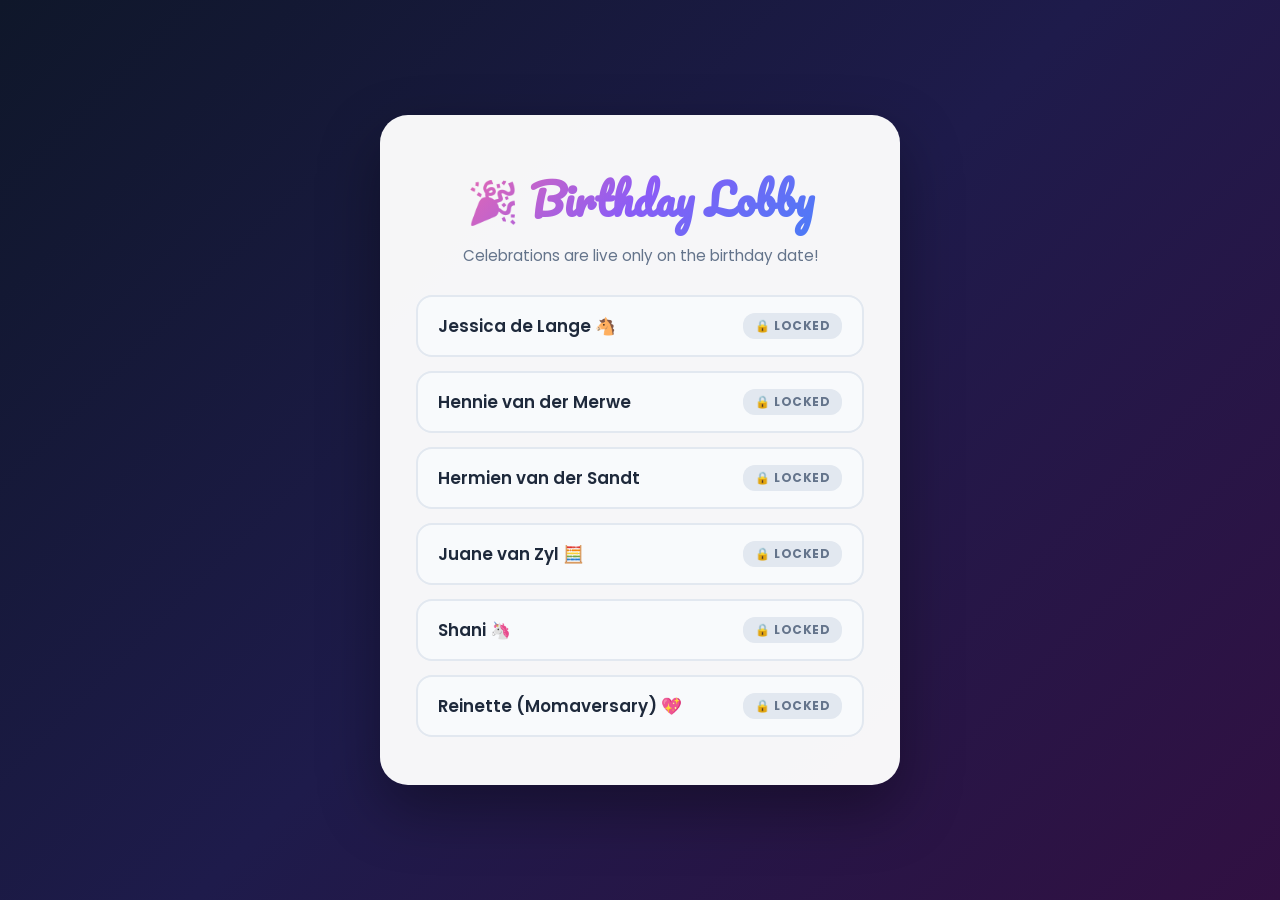
<file: index.html>
<!DOCTYPE html>
<html lang="en">
<head>
    <meta charset="UTF-8">
    <meta name="viewport" content="width=device-width, initial-scale=1.0">
    <title>Birthday Lobby</title>
    <style>
        @import url('https://fonts.googleapis.com/css2?family=Pacifico&family=Poppins:wght@400;600;700&display=swap');

        * { margin: 0; padding: 0; box-sizing: border-box; }

        body {
            font-family: 'Poppins', sans-serif;
            min-height: 100vh;
            display: flex;
            align-items: center;
            justify-content: center;
            background: linear-gradient(135deg, #0f172a, #1e1b4b, #311042);
            padding: 40px 20px;
        }

        .lobby {
            background: rgba(255, 255, 255, 0.96);
            border-radius: 28px;
            padding: 48px 36px;
            max-width: 520px;
            width: 100%;
            text-align: center;
            box-shadow: 0 25px 60px rgba(0, 0, 0, 0.35);
        }

        h1 {
            font-family: 'Pacifico', cursive;
            font-size: 2.6rem;
            background: linear-gradient(135deg, #ff6b9d, #8b5cf6, #3b82f6);
            -webkit-background-clip: text;
            background-clip: text;
            color: transparent;
            margin-bottom: 8px;
        }

        p.subtitle {
            color: #64748b;
            font-size: 0.95rem;
            margin-bottom: 28px;
        }

        .cards {
            display: flex;
            flex-direction: column;
            gap: 14px;
        }

        .card {
            display: flex;
            align-items: center;
            justify-content: space-between;
            padding: 16px 20px;
            border-radius: 16px;
            background: #f8fafc;
            border: 2px solid #e2e8f0;
            color: #1e293b;
            text-decoration: none;
            font-weight: 600;
            font-size: 1.05rem;
            transition: all 0.25s ease;
        }

        .card:hover {
            transform: translateY(-2px);
            border-color: #8b5cf6;
            box-shadow: 0 10px 24px rgba(139, 92, 246, 0.15);
        }

        .card.active-today {
            background: linear-gradient(135deg, #e69d35, #2e6f54);
            border-color: #f4c463;
            color: #ffffff;
            box-shadow: 0 8px 20px rgba(46, 111, 84, 0.3);
        }

        .card.active-today:hover {
            box-shadow: 0 12px 28px rgba(46, 111, 84, 0.45);
        }

        .card-name {
            display: flex;
            align-items: center;
            gap: 8px;
        }

        .status-badge {
            font-size: 0.75rem;
            font-weight: 700;
            padding: 4px 12px;
            border-radius: 12px;
            text-transform: uppercase;
            letter-spacing: 0.5px;
        }

        .status-badge.live {
            background: #22c55e;
            color: #ffffff;
            box-shadow: 0 0 10px rgba(34, 197, 94, 0.5);
            animation: pulseGlow 2s infinite;
        }

        @keyframes pulseGlow {
            0%, 100% { transform: scale(1); }
            50% { transform: scale(1.05); }
        }

        .status-badge.locked {
            background: #e2e8f0;
            color: #64748b;
        }
    </style>
</head>
<body>
    <div class="lobby">
        <h1>🎉 Birthday Lobby</h1>
        <p class="subtitle">Celebrations are live only on the birthday date!</p>
        <div class="cards">
            <a class="card" data-month="7" data-day="31" href="Jessica/">
                <span class="card-name">Jessica de Lange 🐴</span>
                <span class="status-badge">Checking...</span>
            </a>
            <a class="card" data-month="10" data-day="15" href="Hennie/">
                <span class="card-name">Hennie van der Merwe</span>
                <span class="status-badge">Checking...</span>
            </a>
            <a class="card" data-month="7" data-day="2" href="Hermien/">
                <span class="card-name">Hermien van der Sandt</span>
                <span class="status-badge">Checking...</span>
            </a>
            <a class="card" data-month="7" data-day="24" href="Juane/">
                <span class="card-name">Juane van Zyl 🧮</span>
                <span class="status-badge">Checking...</span>
            </a>
            <a class="card" data-month="7" data-day="24" href="Shani/">
                <span class="card-name">Shani 🦄</span>
                <span class="status-badge">Checking...</span>
            </a>
            <a class="card" data-month="7" data-day="24" href="momaversary/">
                <span class="card-name">Reinette (Momaversary) 💖</span>
                <span class="status-badge">Checking...</span>
            </a>
        </div>
    </div>

    <script>
        document.addEventListener('DOMContentLoaded', function() {
            const today = new Date();
            const currentMonth = today.getMonth() + 1;
            const currentDay = today.getDate();

            document.querySelectorAll('.card[data-month][data-day]').forEach(card => {
                const m = parseInt(card.dataset.month, 10);
                const d = parseInt(card.dataset.day, 10);
                const badge = card.querySelector('.status-badge');
                
                if (m === currentMonth && d === currentDay) {
                    card.classList.add('active-today');
                    badge.className = 'status-badge live';
                    badge.innerHTML = '🎉 LIVE TODAY!';
                } else {
                    badge.className = 'status-badge locked';
                    badge.innerHTML = '🔒 Locked';
                }
            });
        });
    </script>
</body>
</html>
</file>
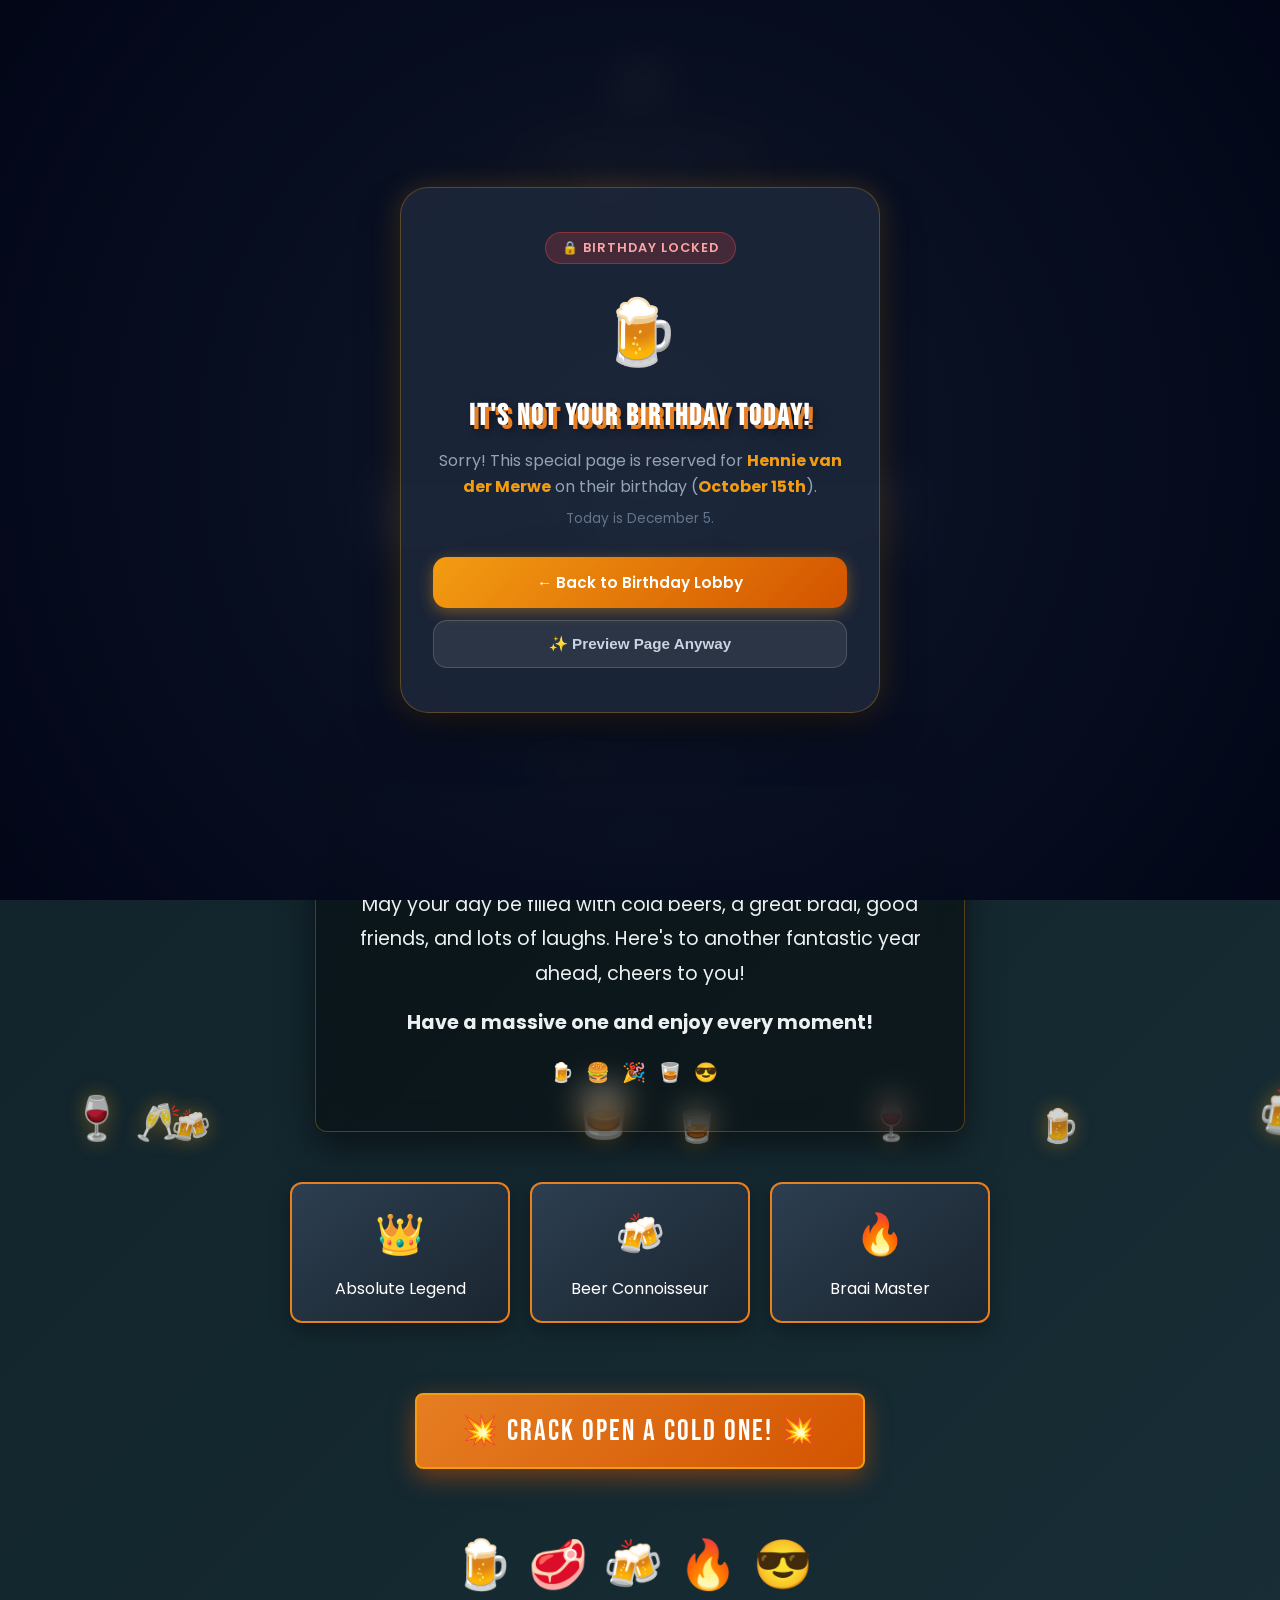
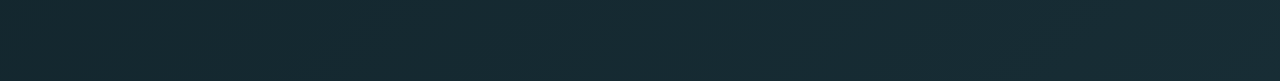
<file: Hennie/index.html>
<!DOCTYPE html>
<html lang="en">
<head>
    <meta charset="UTF-8">
    <meta name="viewport" content="width=device-width, initial-scale=1.0">
    <title>Happy Birthday Hennie!</title>
    <!-- Birthday Date Gate Script -->
    <script>
        (function() {
            const targetMonth = 10; // October
            const targetDay = 15;   // 15th
            const personName = "Hennie van der Merwe";
            const birthdayLabel = "October 15th";

            const now = new Date();
            const currentMonth = now.getMonth() + 1;
            const currentDay = now.getDate();
            const urlParams = new URLSearchParams(window.location.search);
            const isPreview = urlParams.get('preview') === 'true';

            const isTodayBirthday = (currentMonth === targetMonth && currentDay === targetDay);

            if (!isTodayBirthday && !isPreview) {
                document.addEventListener('DOMContentLoaded', showPoster);
            }

            function showPoster() {
                document.body.style.overflow = 'hidden';
                const poster = document.createElement('div');
                poster.id = 'not-birthday-poster';
                poster.innerHTML = `
                    <div class="poster-card">
                        <div class="poster-badge">🔒 Birthday Locked</div>
                        <div class="poster-icon">🍺</div>
                        <h1>It's Not Your Birthday Today!</h1>
                        <p class="poster-message">
                            Sorry! This special page is reserved for <strong>${personName}</strong> on their birthday (<strong>${birthdayLabel}</strong>).
                        </p>
                        <p class="poster-date-info">Today is ${now.toLocaleDateString('en-US', { month: 'long', day: 'numeric' })}.</p>
                        <div class="poster-actions">
                            <a href="../index.html" class="poster-btn primary-btn">← Back to Birthday Lobby</a>
                            <button id="preview-btn" class="poster-btn secondary-btn">✨ Preview Page Anyway</button>
                        </div>
                    </div>
                `;
                document.body.appendChild(poster);
                document.getElementById('preview-btn').addEventListener('click', function() {
                    poster.remove();
                    document.body.style.overflow = '';
                });
            }
        })();
    </script>
    <style id="poster-styles">
        #not-birthday-poster {
            position: fixed; top: 0; left: 0; width: 100vw; height: 100vh;
            background: radial-gradient(circle at center, rgba(15, 23, 42, 0.95), rgba(2, 6, 23, 0.98));
            backdrop-filter: blur(16px); -webkit-backdrop-filter: blur(16px);
            z-index: 999999; display: flex; align-items: center; justify-content: center;
            padding: 20px; font-family: 'Poppins', sans-serif; color: #fff;
        }
        #not-birthday-poster .poster-card {
            background: rgba(30, 41, 59, 0.85); border: 1px solid rgba(243, 156, 18, 0.3);
            box-shadow: 0 25px 50px -12px rgba(0, 0, 0, 0.5), 0 0 30px rgba(243, 156, 18, 0.2);
            border-radius: 28px; padding: 44px 32px; max-width: 480px; width: 100%; text-align: center;
            animation: posterPop 0.4s cubic-bezier(0.175, 0.885, 0.32, 1.275);
        }
        @keyframes posterPop { 0% { transform: scale(0.85); opacity: 0; } 100% { transform: scale(1); opacity: 1; } }
        #not-birthday-poster .poster-badge {
            display: inline-block; background: rgba(239, 68, 68, 0.2); border: 1px solid rgba(239, 68, 68, 0.4);
            color: #fca5a5; font-size: 0.8rem; font-weight: 600; padding: 6px 16px; border-radius: 20px;
            margin-bottom: 20px; text-transform: uppercase; letter-spacing: 1px;
        }
        #not-birthday-poster .poster-icon { font-size: 4rem; margin-bottom: 16px; animation: floatBalloon 3s ease-in-out infinite; }
        @keyframes floatBalloon { 0%, 100% { transform: translateY(0); } 50% { transform: translateY(-10px); } }
        #not-birthday-poster h1 { font-size: 1.8rem; font-weight: 700; margin-bottom: 14px; color: #fff; }
        #not-birthday-poster .poster-message { font-size: 1rem; color: #94a3b8; line-height: 1.6; margin-bottom: 10px; }
        #not-birthday-poster .poster-message strong { color: #f39c12; }
        #not-birthday-poster .poster-date-info { font-size: 0.85rem; color: #64748b; margin-bottom: 28px; }
        #not-birthday-poster .poster-actions { display: flex; flex-direction: column; gap: 12px; }
        #not-birthday-poster .poster-btn {
            display: inline-flex; align-items: center; justify-content: center; padding: 14px 24px;
            border-radius: 14px; font-weight: 600; font-size: 0.95rem; text-decoration: none; cursor: pointer; transition: all 0.25s ease; border: none;
        }
        #not-birthday-poster .primary-btn { background: linear-gradient(135deg, #f39c12, #d35400); color: #fff; box-shadow: 0 4px 15px rgba(243, 156, 18, 0.4); }
        #not-birthday-poster .primary-btn:hover { transform: translateY(-2px); box-shadow: 0 8px 25px rgba(243, 156, 18, 0.6); }
        #not-birthday-poster .secondary-btn { background: rgba(255, 255, 255, 0.08); color: #cbd5e1; border: 1px solid rgba(255, 255, 255, 0.15); }
        #not-birthday-poster .secondary-btn:hover { background: rgba(255, 255, 255, 0.15); color: #fff; }
    </style>
    <style>
        @import url('https://fonts.googleapis.com/css2?family=Bebas+Neue&family=Poppins:wght@400;600;700&display=swap');

        * { margin: 0; padding: 0; box-sizing: border-box; }

        body {
            font-family: 'Poppins', sans-serif;
            background: linear-gradient(135deg, #0f2027, #203a43, #2c5364);
            background-size: 400% 400%;
            animation: gradientShift 8s ease infinite;
            min-height: 100vh;
            overflow-x: hidden;
            position: relative;
            color: #fff;
        }

        @keyframes gradientShift {
            0% { background-position: 0% 50%; }
            50% { background-position: 100% 50%; }
            100% { background-position: 0% 50%; }
        }

        /* Beer Animation */
        .beer-container {
            position: fixed;
            bottom: -150px;
            width: 100%;
            height: 100%;
            pointer-events: none;
            z-index: 0;
        }

        .beer {
            position: absolute;
            bottom: -100px;
            font-size: 40px;
            animation: floatUp ease-in infinite;
            opacity: 0.8;
            filter: drop-shadow(0 0 10px rgba(243, 156, 18, 0.5));
        }

        @keyframes floatUp {
            0% { transform: translateY(0) rotate(-15deg); opacity: 0; }
            10% { opacity: 0.9; }
            90% { opacity: 0.9; }
            100% { transform: translateY(-120vh) rotate(15deg); opacity: 0; }
        }

        .main-content {
            position: relative;
            z-index: 10;
            display: flex;
            flex-direction: column;
            align-items: center;
            padding: 40px 20px;
            min-height: 100vh;
        }

        .cheers {
            font-size: 60px;
            animation: clink 1s ease infinite alternate;
            margin-bottom: -10px;
        }

        @keyframes clink {
            0% { transform: scale(1) rotate(-10deg); }
            100% { transform: scale(1.1) rotate(10deg); }
        }

        .photo-frame {
            width: 220px;
            height: 220px;
            border-radius: 15px;
            border: 6px solid #f39c12;
            box-shadow: 0 0 40px rgba(243, 156, 18, 0.4), 0 0 80px rgba(211, 84, 0, 0.3);
            overflow: hidden;
            margin: 20px 0;
            animation: photoGlow 2s ease-in-out infinite alternate;
            background: #fff;
            transform: rotate(-3deg);
            transition: transform 0.3s ease;
        }
        
        .photo-frame:hover {
            transform: rotate(0deg) scale(1.05);
        }

        .photo-frame img {
            width: 100%;
            height: 100%;
            object-fit: cover;
            object-position: center top;
        }

        @keyframes photoGlow {
            0% { box-shadow: 0 0 30px rgba(243, 156, 18, 0.4); }
            100% { box-shadow: 0 0 60px rgba(243, 156, 18, 0.8), 0 0 90px rgba(211, 84, 0, 0.6); }
        }

        .name-tag {
            background: rgba(0, 0, 0, 0.5);
            backdrop-filter: blur(10px);
            border: 1px solid rgba(243, 156, 18, 0.5);
            border-radius: 8px;
            padding: 8px 28px;
            margin: 10px 0;
            color: #f39c12;
            font-size: 16px;
            font-weight: 700;
            letter-spacing: 2px;
            text-transform: uppercase;
        }

        h1 {
            font-family: 'Bebas Neue', sans-serif;
            font-size: clamp(3rem, 10vw, 6rem);
            color: #ecf0f1;
            text-shadow: 4px 4px 0px #e67e22, 6px 6px 10px rgba(0,0,0,0.5);
            margin: 20px 0 10px;
            text-align: center;
            letter-spacing: 2px;
            animation: titlePop 0.6s ease-out;
        }

        @keyframes titlePop {
            0% { transform: scale(0) translateY(-50px); opacity: 0; }
            60% { transform: scale(1.05) translateY(10px); }
            100% { transform: scale(1) translateY(0); opacity: 1; }
        }

        h2 {
            font-family: 'Poppins', sans-serif;
            font-size: clamp(1.5rem, 4vw, 2.5rem);
            color: #f1c40f;
            text-shadow: 2px 2px 4px rgba(0,0,0,0.4);
            margin-bottom: 30px;
            text-align: center;
            font-weight: 600;
        }

        .message-card {
            background: rgba(0, 0, 0, 0.4);
            backdrop-filter: blur(15px);
            border: 1px solid rgba(243, 156, 18, 0.3);
            border-radius: 12px;
            padding: 40px;
            max-width: 650px;
            width: 90%;
            margin: 20px 0;
            text-align: center;
            box-shadow: 0 15px 35px rgba(0,0,0,0.5);
            animation: cardSlide 0.8s ease-out 0.3s both;
        }

        @keyframes cardSlide {
            0% { transform: translateY(50px); opacity: 0; }
            100% { transform: translateY(0); opacity: 1; }
        }

        .message-card p {
            color: #ecf0f1;
            font-size: 1.2rem;
            line-height: 1.8;
            margin-bottom: 15px;
        }

        .message-card p:last-child {
            margin-bottom: 0;
        }

        .emoji-row {
            font-size: 2.5rem;
            margin: 15px 0;
            letter-spacing: 12px;
        }

        .sparkle-text {
            color: #f39c12;
            font-weight: 700;
            font-size: 1.4rem;
        }

        .fun-facts {
            display: flex;
            gap: 20px;
            flex-wrap: wrap;
            justify-content: center;
            margin: 30px 0;
            max-width: 700px;
            width: 90%;
        }

        .fact-bubble {
            background: linear-gradient(145deg, #2c3e50, #1a252f);
            border: 2px solid #e67e22;
            border-radius: 12px;
            padding: 20px 25px;
            color: #fff;
            font-size: 1rem;
            flex: 1;
            min-width: 180px;
            text-align: center;
            transition: all 0.3s ease;
            box-shadow: 0 8px 20px rgba(0,0,0,0.3);
            animation: bubblePop 0.5s ease-out both;
        }

        .fact-bubble:nth-child(1) { animation-delay: 0.5s; }
        .fact-bubble:nth-child(2) { animation-delay: 0.7s; }
        .fact-bubble:nth-child(3) { animation-delay: 0.9s; }

        .fact-bubble:hover {
            transform: translateY(-10px);
            box-shadow: 0 15px 30px rgba(230, 126, 34, 0.4);
            border-color: #f1c40f;
        }

        .fact-bubble .fact-icon {
            font-size: 2.5rem;
            display: block;
            margin-bottom: 12px;
        }

        @keyframes bubblePop {
            0% { transform: scale(0); opacity: 0; }
            60% { transform: scale(1.1); }
            100% { transform: scale(1); opacity: 1; }
        }

        .wish-button {
            background: linear-gradient(135deg, #e67e22, #d35400);
            border: 2px solid #f39c12;
            border-radius: 8px;
            padding: 18px 45px;
            font-family: 'Bebas Neue', sans-serif;
            font-size: 1.8rem;
            letter-spacing: 2px;
            color: #fff;
            cursor: pointer;
            margin: 40px 0;
            box-shadow: 0 8px 25px rgba(211, 84, 0, 0.5);
            transition: all 0.3s;
            animation: pulse 2s ease-in-out infinite;
            text-transform: uppercase;
        }

        .wish-button:hover {
            transform: scale(1.05) translateY(-5px);
            box-shadow: 0 15px 35px rgba(243, 156, 18, 0.6);
            background: linear-gradient(135deg, #f39c12, #e67e22);
        }

        @keyframes pulse {
            0%, 100% { box-shadow: 0 8px 25px rgba(211, 84, 0, 0.5); }
            50% { box-shadow: 0 8px 45px rgba(243, 156, 18, 0.8); }
        }

        .footer-emojis {
            font-size: 3rem;
            margin: 20px 0 40px;
            letter-spacing: 15px;
        }

        /* Firework Styles */
        .firework {
            position: fixed;
            pointer-events: none;
            z-index: 100;
        }

        .firework-particle {
            position: absolute;
            width: 8px;
            height: 8px;
            border-radius: 50%;
            animation: fireworkBurst 1s ease-out forwards;
        }

        @keyframes fireworkBurst {
            0% { transform: translate(0, 0) scale(1); opacity: 1; }
            100% { opacity: 0; }
        }

        @media (max-width: 480px) {
            .photo-frame { width: 160px; height: 160px; }
            .message-card { padding: 25px; }
            h1 { font-size: 3.5rem; }
            .wish-button { font-size: 1.4rem; padding: 15px 30px; }
        }
    </style>
</head>
<body>
    <div class="beer-container" id="beers"></div>

    <div class="main-content">
        <div class="cheers">🍻</div>

        <div class="photo-frame">
            <img src="Hennie%20van%20der%20Merwe.png" alt="Hennie van der Merwe">
        </div>

        <div class="name-tag">The Man, The Myth, The Legend</div>

        <h1>Happy Birthday!</h1>
        <h2>Hennie van der Merwe</h2>

        <div class="message-card">
            <p class="emoji-row">🍻🥩🎸🏍️🔥</p>
            <p>
                Wishing you an absolutely <strong>epic</strong> birthday, Hennie!
                Today is all about celebrating the legend himself.
            </p>
            <p>
                May your day be filled with cold beers, a great braai, good friends, and lots of laughs. 
                Here's to another fantastic year ahead, cheers to you!
            </p>
            <p class="sparkle-text">
                Have a massive one and enjoy every moment!
            </p>
            <p class="emoji-row">🍺🍔🎉🥃😎</p>
        </div>

        <div class="fun-facts">
            <div class="fact-bubble">
                <span class="fact-icon">👑</span>
                Absolute Legend
            </div>
            <div class="fact-bubble">
                <span class="fact-icon">🍻</span>
                Beer Connoisseur
            </div>
            <div class="fact-bubble">
                <span class="fact-icon">🔥</span>
                Braai Master
            </div>
        </div>

        <button class="wish-button" onclick="launchCelebration()">
            💥 Crack open a cold one! 💥
        </button>

        <div class="footer-emojis">🍺🥩🍻🔥😎</div>
    </div>

    <script>
        const beerContainer = document.getElementById('beers');
        const beerEmojis = ['🍺', '🍻', '🥃', '🍷', '🥂'];
        const fireworkColors = ['#f39c12', '#e67e22', '#d35400', '#f1c40f', '#ecf0f1', '#3498db'];

        function createBeer() {
            const beer = document.createElement('div');
            beer.className = 'beer';
            beer.innerText = beerEmojis[Math.floor(Math.random() * beerEmojis.length)];
            beer.style.left = Math.random() * 100 + '%';
            beer.style.animationDuration = (Math.random() * 5 + 5) + 's';
            beer.style.animationDelay = Math.random() * 2 + 's';
            beer.style.fontSize = (Math.random() * 30 + 30) + 'px';
            beerContainer.appendChild(beer);
            setTimeout(() => beer.remove(), 12000);
        }

        setInterval(createBeer, 600);
        
        for (let i = 0; i < 15; i++) setTimeout(createBeer, i * 300);

        function launchFirework(x, y) {
            const container = document.createElement('div');
            container.className = 'firework';
            container.style.left = x + 'px';
            container.style.top = y + 'px';
            const particleCount = 30;
            
            for (let i = 0; i < particleCount; i++) {
                const p = document.createElement('div');
                p.className = 'firework-particle';
                const angle = (i / particleCount) * 360;
                const distance = Math.random() * 100 + 50;
                const dx = Math.cos(angle * Math.PI / 180) * distance;
                const dy = Math.sin(angle * Math.PI / 180) * distance;
                p.style.backgroundColor = fireworkColors[Math.floor(Math.random() * fireworkColors.length)];
                p.style.setProperty('--dx', dx + 'px');
                p.style.setProperty('--dy', dy + 'px');
                p.style.animation = 'none';
                p.animate([
                    { transform: 'translate(0,0) scale(1)', opacity: 1 },
                    { transform: `translate(${dx}px,${dy}px) scale(0)`, opacity: 0 }
                ], { duration: 1000 + Math.random() * 500, easing: 'cubic-bezier(0.25, 1, 0.5, 1)', fill: 'forwards' });
                container.appendChild(p);
            }
            document.body.appendChild(container);
            setTimeout(() => container.remove(), 1500);
        }

        function launchCelebration() {
            // Extra beers!
            for (let i = 0; i < 30; i++) setTimeout(createBeer, i * 50);
            
            // Fireworks
            const positions = [
                [window.innerWidth * 0.2, window.innerHeight * 0.3],
                [window.innerWidth * 0.5, window.innerHeight * 0.2],
                [window.innerWidth * 0.8, window.innerHeight * 0.3],
                [window.innerWidth * 0.3, window.innerHeight * 0.5],
                [window.innerWidth * 0.7, window.innerHeight * 0.5],
                [window.innerWidth * 0.5, window.innerHeight * 0.6],
                [window.innerWidth * 0.1, window.innerHeight * 0.1],
                [window.innerWidth * 0.9, window.innerHeight * 0.1],
            ];
            
            positions.forEach(([x, y], i) => {
                setTimeout(() => launchFirework(x, y), i * 200 + Math.random() * 200);
            });
        }
    </script>
</body>
</html>
</file>
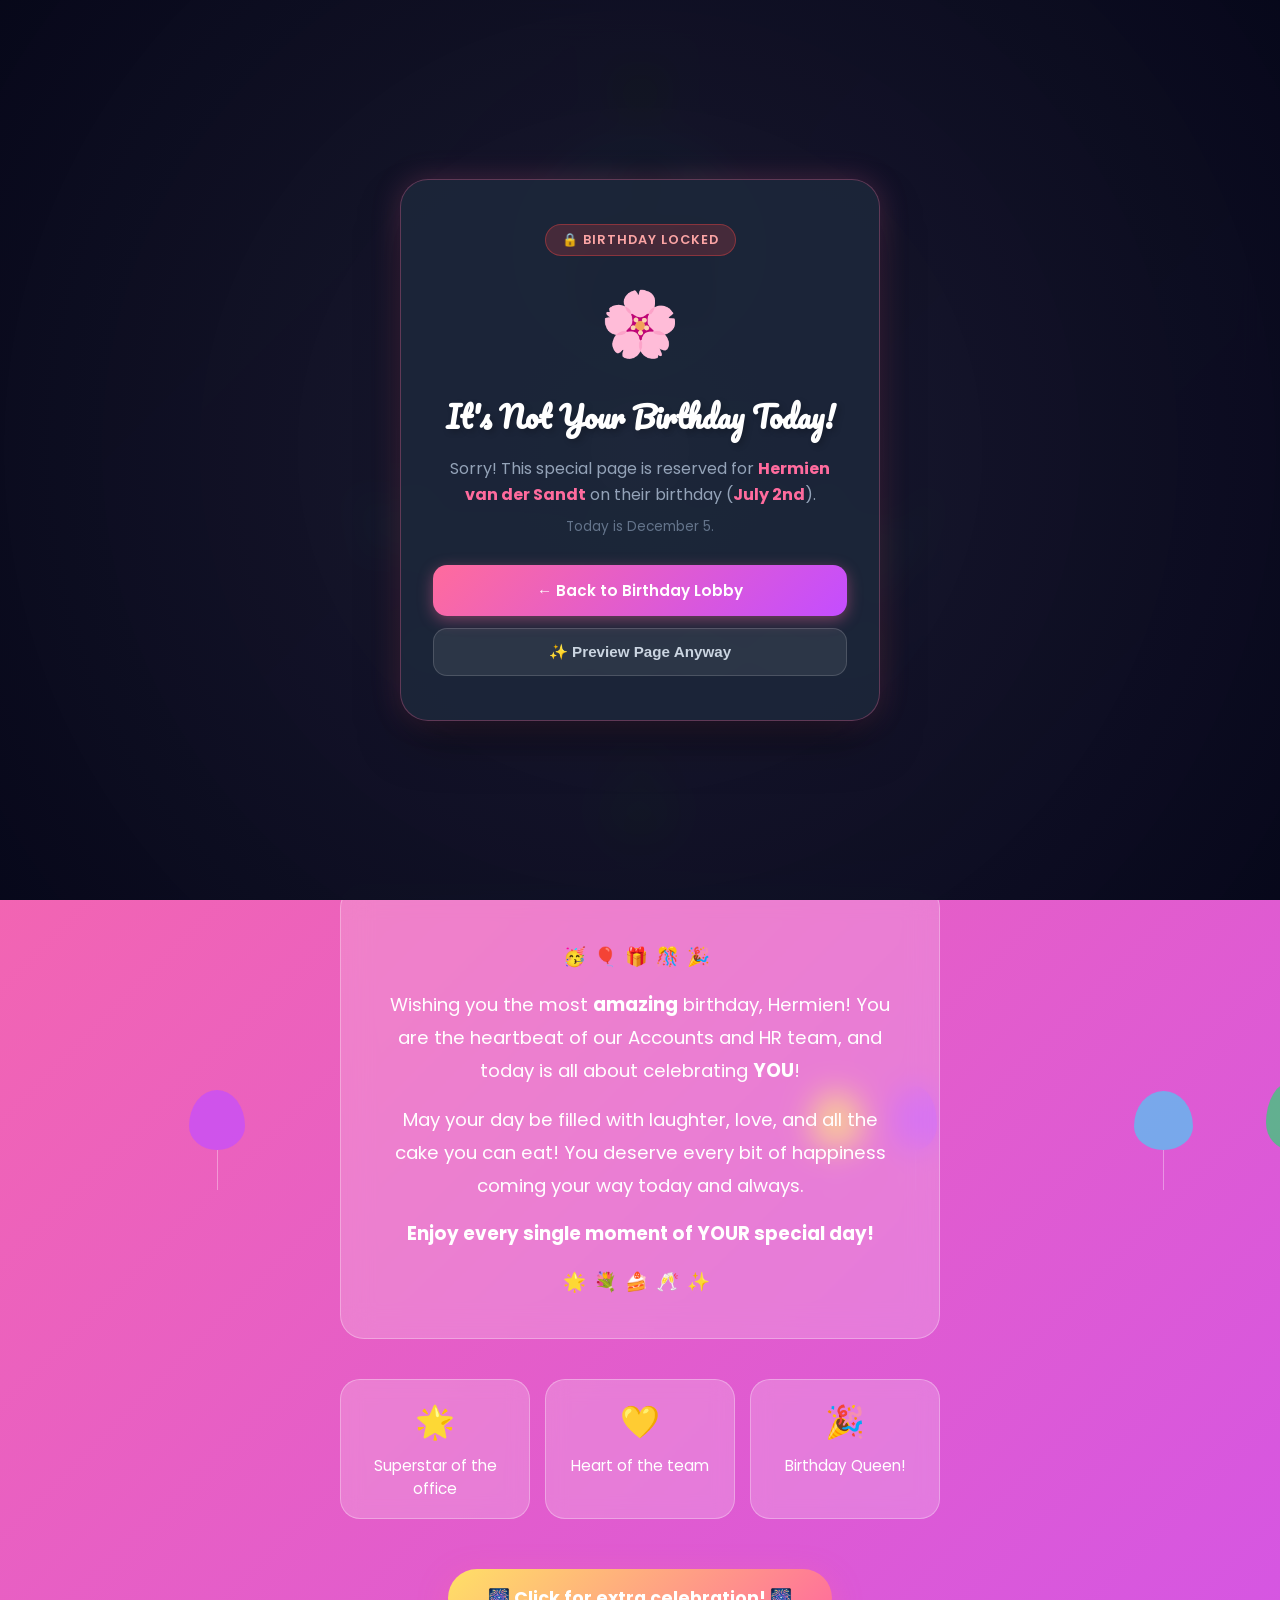
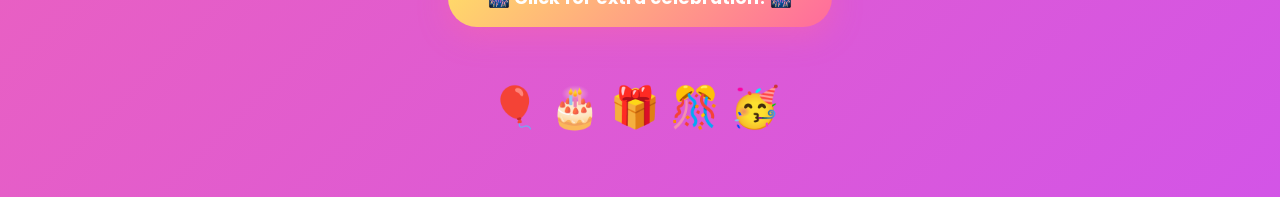
<file: Hermien/index.html>
<!DOCTYPE html>
<html lang="en">
<head>
    <meta charset="UTF-8">
    <meta name="viewport" content="width=device-width, initial-scale=1.0">
    <title>Happy Birthday Hermien!</title>
    <!-- Birthday Date Gate Script -->
    <script>
        (function() {
            const targetMonth = 7; // July
            const targetDay = 2;   // 2nd
            const personName = "Hermien van der Sandt";
            const birthdayLabel = "July 2nd";

            const now = new Date();
            const currentMonth = now.getMonth() + 1;
            const currentDay = now.getDate();
            const urlParams = new URLSearchParams(window.location.search);
            const isPreview = urlParams.get('preview') === 'true';

            const isTodayBirthday = (currentMonth === targetMonth && currentDay === targetDay);

            if (!isTodayBirthday && !isPreview) {
                document.addEventListener('DOMContentLoaded', showPoster);
            }

            function showPoster() {
                document.body.style.overflow = 'hidden';
                const poster = document.createElement('div');
                poster.id = 'not-birthday-poster';
                poster.innerHTML = `
                    <div class="poster-card">
                        <div class="poster-badge">🔒 Birthday Locked</div>
                        <div class="poster-icon">🌸</div>
                        <h1>It's Not Your Birthday Today!</h1>
                        <p class="poster-message">
                            Sorry! This special page is reserved for <strong>${personName}</strong> on their birthday (<strong>${birthdayLabel}</strong>).
                        </p>
                        <p class="poster-date-info">Today is ${now.toLocaleDateString('en-US', { month: 'long', day: 'numeric' })}.</p>
                        <div class="poster-actions">
                            <a href="../index.html" class="poster-btn primary-btn">← Back to Birthday Lobby</a>
                            <button id="preview-btn" class="poster-btn secondary-btn">✨ Preview Page Anyway</button>
                        </div>
                    </div>
                `;
                document.body.appendChild(poster);
                document.getElementById('preview-btn').addEventListener('click', function() {
                    poster.remove();
                    document.body.style.overflow = '';
                });
            }
        })();
    </script>
    <style id="poster-styles">
        #not-birthday-poster {
            position: fixed; top: 0; left: 0; width: 100vw; height: 100vh;
            background: radial-gradient(circle at center, rgba(15, 23, 42, 0.95), rgba(2, 6, 23, 0.98));
            backdrop-filter: blur(16px); -webkit-backdrop-filter: blur(16px);
            z-index: 999999; display: flex; align-items: center; justify-content: center;
            padding: 20px; font-family: 'Poppins', sans-serif; color: #fff;
        }
        #not-birthday-poster .poster-card {
            background: rgba(30, 41, 59, 0.85); border: 1px solid rgba(255, 107, 157, 0.3);
            box-shadow: 0 25px 50px -12px rgba(0, 0, 0, 0.5), 0 0 30px rgba(255, 107, 157, 0.2);
            border-radius: 28px; padding: 44px 32px; max-width: 480px; width: 100%; text-align: center;
            animation: posterPop 0.4s cubic-bezier(0.175, 0.885, 0.32, 1.275);
        }
        @keyframes posterPop { 0% { transform: scale(0.85); opacity: 0; } 100% { transform: scale(1); opacity: 1; } }
        #not-birthday-poster .poster-badge {
            display: inline-block; background: rgba(239, 68, 68, 0.2); border: 1px solid rgba(239, 68, 68, 0.4);
            color: #fca5a5; font-size: 0.8rem; font-weight: 600; padding: 6px 16px; border-radius: 20px;
            margin-bottom: 20px; text-transform: uppercase; letter-spacing: 1px;
        }
        #not-birthday-poster .poster-icon { font-size: 4rem; margin-bottom: 16px; animation: floatBalloon 3s ease-in-out infinite; }
        @keyframes floatBalloon { 0%, 100% { transform: translateY(0); } 50% { transform: translateY(-10px); } }
        #not-birthday-poster h1 { font-size: 1.8rem; font-weight: 700; margin-bottom: 14px; color: #fff; }
        #not-birthday-poster .poster-message { font-size: 1rem; color: #94a3b8; line-height: 1.6; margin-bottom: 10px; }
        #not-birthday-poster .poster-message strong { color: #ff6b9d; }
        #not-birthday-poster .poster-date-info { font-size: 0.85rem; color: #64748b; margin-bottom: 28px; }
        #not-birthday-poster .poster-actions { display: flex; flex-direction: column; gap: 12px; }
        #not-birthday-poster .poster-btn {
            display: inline-flex; align-items: center; justify-content: center; padding: 14px 24px;
            border-radius: 14px; font-weight: 600; font-size: 0.95rem; text-decoration: none; cursor: pointer; transition: all 0.25s ease; border: none;
        }
        #not-birthday-poster .primary-btn { background: linear-gradient(135deg, #ff6b9d, #c44dff); color: #fff; box-shadow: 0 4px 15px rgba(255, 107, 157, 0.4); }
        #not-birthday-poster .primary-btn:hover { transform: translateY(-2px); box-shadow: 0 8px 25px rgba(255, 107, 157, 0.6); }
        #not-birthday-poster .secondary-btn { background: rgba(255, 255, 255, 0.08); color: #cbd5e1; border: 1px solid rgba(255, 255, 255, 0.15); }
        #not-birthday-poster .secondary-btn:hover { background: rgba(255, 255, 255, 0.15); color: #fff; }
    </style>
    <style>
        @import url('https://fonts.googleapis.com/css2?family=Pacifico&family=Poppins:wght@400;600;700&display=swap');

        * { margin: 0; padding: 0; box-sizing: border-box; }

        body {
            font-family: 'Poppins', sans-serif;
            background: linear-gradient(135deg, #ff6b9d, #c44dff, #6e40ff, #4dc9f6);
            background-size: 400% 400%;
            animation: gradientShift 8s ease infinite;
            min-height: 100vh;
            overflow-x: hidden;
            position: relative;
        }

        @keyframes gradientShift {
            0% { background-position: 0% 50%; }
            50% { background-position: 100% 50%; }
            100% { background-position: 0% 50%; }
        }

        .confetti-container {
            position: fixed;
            top: 0; left: 0;
            width: 100%; height: 100%;
            pointer-events: none;
            z-index: 0;
            overflow: hidden;
        }

        .confetti {
            position: absolute;
            top: -20px;
            width: 12px;
            height: 12px;
            opacity: 0.85;
            animation: confettiFall linear infinite;
        }

        @keyframes confettiFall {
            0% { transform: translateY(-20px) rotate(0deg) scale(1); opacity: 1; }
            80% { opacity: 0.8; }
            100% { transform: translateY(100vh) rotate(720deg) scale(0.5); opacity: 0; }
        }

        .balloon-container {
            position: fixed;
            bottom: -150px;
            width: 100%;
            height: 100%;
            pointer-events: none;
            z-index: 0;
        }

        .balloon {
            position: absolute;
            bottom: -100px;
            width: 50px;
            height: 65px;
            border-radius: 50% 50% 50% 50% / 60% 60% 40% 40%;
            animation: floatUp ease-in infinite;
            opacity: 0.7;
        }

        .balloon::after {
            content: '';
            position: absolute;
            bottom: -40px;
            left: 50%;
            width: 1px;
            height: 40px;
            background: rgba(255,255,255,0.5);
        }

        @keyframes floatUp {
            0% { transform: translateY(0) rotate(0deg); opacity: 0; }
            10% { opacity: 0.7; }
            90% { opacity: 0.7; }
            100% { transform: translateY(-120vh) rotate(15deg); opacity: 0; }
        }

        .main-content {
            position: relative;
            z-index: 10;
            display: flex;
            flex-direction: column;
            align-items: center;
            padding: 40px 20px;
            min-height: 100vh;
        }

        .crown {
            font-size: 60px;
            animation: bounce 1s ease infinite;
            margin-bottom: -10px;
        }

        @keyframes bounce {
            0%, 100% { transform: translateY(0); }
            50% { transform: translateY(-15px); }
        }

        .photo-frame {
            width: 220px;
            height: 220px;
            border-radius: 50%;
            border: 6px solid #fff;
            box-shadow: 0 0 40px rgba(255,255,255,0.4), 0 0 80px rgba(255,107,157,0.3);
            overflow: hidden;
            margin: 20px 0;
            animation: photoGlow 2s ease-in-out infinite alternate;
            background: #fff;
        }

        .photo-frame img {
            width: 100%;
            height: 100%;
            object-fit: cover;
            object-position: center top;
        }

        @keyframes photoGlow {
            0% { box-shadow: 0 0 40px rgba(255,255,255,0.4), 0 0 80px rgba(255,107,157,0.3); }
            100% { box-shadow: 0 0 60px rgba(255,255,255,0.6), 0 0 100px rgba(196,77,255,0.4); }
        }

        .name-tag {
            background: rgba(255,255,255,0.15);
            backdrop-filter: blur(10px);
            border: 1px solid rgba(255,255,255,0.3);
            border-radius: 16px;
            padding: 8px 28px;
            margin: 10px 0;
            color: #fff;
            font-size: 14px;
            font-weight: 600;
            letter-spacing: 1px;
            text-transform: uppercase;
        }

        h1 {
            font-family: 'Pacifico', cursive;
            font-size: clamp(2.5rem, 8vw, 5rem);
            color: #fff;
            text-shadow: 3px 3px 6px rgba(0,0,0,0.2);
            margin: 20px 0 10px;
            text-align: center;
            animation: titlePop 0.6s ease-out;
        }

        @keyframes titlePop {
            0% { transform: scale(0); opacity: 0; }
            60% { transform: scale(1.1); }
            100% { transform: scale(1); opacity: 1; }
        }

        h2 {
            font-family: 'Pacifico', cursive;
            font-size: clamp(1.8rem, 5vw, 3rem);
            color: #ffe066;
            text-shadow: 2px 2px 4px rgba(0,0,0,0.2);
            margin-bottom: 30px;
            text-align: center;
        }

        .cake {
            font-size: 80px;
            animation: cakeWiggle 1.5s ease-in-out infinite;
            margin: 10px 0;
        }

        @keyframes cakeWiggle {
            0%, 100% { transform: rotate(0deg); }
            25% { transform: rotate(-5deg); }
            75% { transform: rotate(5deg); }
        }

        .message-card {
            background: rgba(255,255,255,0.2);
            backdrop-filter: blur(15px);
            border: 1px solid rgba(255,255,255,0.3);
            border-radius: 24px;
            padding: 40px;
            max-width: 600px;
            width: 90%;
            margin: 20px 0;
            text-align: center;
            animation: cardSlide 0.8s ease-out 0.3s both;
        }

        @keyframes cardSlide {
            0% { transform: translateY(50px); opacity: 0; }
            100% { transform: translateY(0); opacity: 1; }
        }

        .message-card p {
            color: #fff;
            font-size: 1.15rem;
            line-height: 1.8;
            margin-bottom: 15px;
        }

        .message-card p:last-child {
            margin-bottom: 0;
        }

        .emoji-row {
            font-size: 2rem;
            margin: 15px 0;
            letter-spacing: 8px;
        }

        .sparkle-text {
            color: #ffe066;
            font-weight: 700;
            font-size: 1.3rem;
        }

        .fun-facts {
            display: flex;
            gap: 15px;
            flex-wrap: wrap;
            justify-content: center;
            margin: 20px 0;
            max-width: 600px;
            width: 90%;
        }

        .fact-bubble {
            background: rgba(255,255,255,0.2);
            backdrop-filter: blur(10px);
            border: 1px solid rgba(255,255,255,0.3);
            border-radius: 20px;
            padding: 18px 24px;
            color: #fff;
            font-size: 0.95rem;
            flex: 1;
            min-width: 150px;
            text-align: center;
            transition: transform 0.3s;
            animation: bubblePop 0.5s ease-out both;
        }

        .fact-bubble:nth-child(1) { animation-delay: 0.5s; }
        .fact-bubble:nth-child(2) { animation-delay: 0.7s; }
        .fact-bubble:nth-child(3) { animation-delay: 0.9s; }

        .fact-bubble:hover {
            transform: scale(1.05) rotate(-2deg);
        }

        .fact-bubble .fact-icon {
            font-size: 2rem;
            display: block;
            margin-bottom: 8px;
        }

        @keyframes bubblePop {
            0% { transform: scale(0); opacity: 0; }
            60% { transform: scale(1.1); }
            100% { transform: scale(1); opacity: 1; }
        }

        .wish-button {
            background: linear-gradient(135deg, #ffe066, #ff6b9d);
            border: none;
            border-radius: 50px;
            padding: 16px 40px;
            font-family: 'Poppins', sans-serif;
            font-size: 1.1rem;
            font-weight: 700;
            color: #fff;
            cursor: pointer;
            margin: 30px 0;
            box-shadow: 0 8px 30px rgba(255,107,157,0.4);
            transition: all 0.3s;
            animation: pulse 2s ease-in-out infinite;
        }

        .wish-button:hover {
            transform: scale(1.08);
            box-shadow: 0 12px 40px rgba(255,107,157,0.6);
        }

        @keyframes pulse {
            0%, 100% { box-shadow: 0 8px 30px rgba(255,107,157,0.4); }
            50% { box-shadow: 0 8px 50px rgba(255,107,157,0.7); }
        }

        .footer-emojis {
            font-size: 2.5rem;
            margin: 20px 0;
            letter-spacing: 10px;
        }

        .firework {
            position: fixed;
            pointer-events: none;
            z-index: 100;
        }

        .firework-particle {
            position: absolute;
            width: 6px;
            height: 6px;
            border-radius: 50%;
            animation: fireworkBurst 1s ease-out forwards;
        }

        @keyframes fireworkBurst {
            0% { transform: translate(0, 0) scale(1); opacity: 1; }
            100% { opacity: 0; }
        }

        @media (max-width: 480px) {
            .photo-frame { width: 160px; height: 160px; }
            .message-card { padding: 25px; }
            .cake { font-size: 50px; }
        }
    </style>
</head>
<body>
    <div class="confetti-container" id="confetti"></div>
    <div class="balloon-container" id="balloons"></div>

    <div class="main-content">
        <div class="crown">👑</div>

        <div class="photo-frame">
            <img src="Screenshot 2026-07-02 162613.png" alt="Hermien van der Sandt">
        </div>

        <div class="name-tag">Accounts &amp; Human Resources</div>

        <h1>Happy Birthday!</h1>
        <h2>Hermien van der Sandt</h2>

        <div class="cake">🎂</div>

        <div class="message-card">
            <p class="emoji-row">🥳🎈🎁🎊🎉</p>
            <p>
                Wishing you the most <strong>amazing</strong> birthday, Hermien!
                You are the heartbeat of our Accounts and HR team, and today is all about celebrating <strong>YOU</strong>!
            </p>
            <p>
                May your day be filled with laughter, love, and all the cake you can eat!
                You deserve every bit of happiness coming your way today and always.
            </p>
            <p class="sparkle-text">
                Enjoy every single moment of YOUR special day!
            </p>
            <p class="emoji-row">🌟💐🍰🥂✨</p>
        </div>

        <div class="fun-facts">
            <div class="fact-bubble">
                <span class="fact-icon">🌟</span>
                Superstar of the office
            </div>
            <div class="fact-bubble">
                <span class="fact-icon">💛</span>
                Heart of the team
            </div>
            <div class="fact-bubble">
                <span class="fact-icon">🎉</span>
                Birthday Queen!
            </div>
        </div>

        <button class="wish-button" onclick="launchCelebration()">
            🎆 Click for extra celebration! 🎆
        </button>

        <div class="footer-emojis">🎈🎂🎁🎊🥳</div>
    </div>

    <script>
        const confettiColors = ['#ff6b9d','#ffe066','#6e40ff','#4dc9f6','#ff4757','#2ed573','#ff9f43','#ee5a24','#c44dff','#fff'];
        const confettiContainer = document.getElementById('confetti');
        const balloonContainer = document.getElementById('balloons');
        const balloonColors = ['#ff6b9d','#ffe066','#6e40ff','#4dc9f6','#2ed573','#ff9f43','#c44dff'];

        function createConfetti() {
            const confetti = document.createElement('div');
            confetti.className = 'confetti';
            const color = confettiColors[Math.floor(Math.random() * confettiColors.length)];
            const shapes = ['circle','square','triangle'];
            const shape = shapes[Math.floor(Math.random() * shapes.length)];
            confetti.style.left = Math.random() * 100 + '%';
            confetti.style.animationDuration = (Math.random() * 3 + 3) + 's';
            confetti.style.animationDelay = Math.random() * 2 + 's';
            if (shape === 'circle') {
                confetti.style.borderRadius = '50%';
                confetti.style.backgroundColor = color;
            } else if (shape === 'square') {
                confetti.style.backgroundColor = color;
            } else {
                confetti.style.width = '0';
                confetti.style.height = '0';
                confetti.style.borderLeft = '6px solid transparent';
                confetti.style.borderRight = '6px solid transparent';
                confetti.style.borderBottom = '12px solid ' + color;
                confetti.style.backgroundColor = 'transparent';
            }
            confettiContainer.appendChild(confetti);
            setTimeout(() => confetti.remove(), 6000);
        }

        function createBalloon() {
            const balloon = document.createElement('div');
            balloon.className = 'balloon';
            const color = balloonColors[Math.floor(Math.random() * balloonColors.length)];
            balloon.style.backgroundColor = color;
            balloon.style.left = Math.random() * 100 + '%';
            balloon.style.animationDuration = (Math.random() * 6 + 8) + 's';
            balloon.style.animationDelay = Math.random() * 3 + 's';
            balloon.style.width = (Math.random() * 20 + 40) + 'px';
            balloon.style.height = (Math.random() * 25 + 55) + 'px';
            balloonContainer.appendChild(balloon);
            setTimeout(() => balloon.remove(), 15000);
        }

        setInterval(createConfetti, 200);
        setInterval(createBalloon, 2000);

        for (let i = 0; i < 30; i++) setTimeout(createConfetti, i * 80);
        for (let i = 0; i < 5; i++) setTimeout(createBalloon, i * 400);

        function launchFirework(x, y) {
            const container = document.createElement('div');
            container.className = 'firework';
            container.style.left = x + 'px';
            container.style.top = y + 'px';
            const particleCount = 20;
            for (let i = 0; i < particleCount; i++) {
                const p = document.createElement('div');
                p.className = 'firework-particle';
                const angle = (i / particleCount) * 360;
                const distance = Math.random() * 80 + 40;
                const dx = Math.cos(angle * Math.PI / 180) * distance;
                const dy = Math.sin(angle * Math.PI / 180) * distance;
                p.style.backgroundColor = confettiColors[Math.floor(Math.random() * confettiColors.length)];
                p.style.setProperty('--dx', dx + 'px');
                p.style.setProperty('--dy', dy + 'px');
                p.style.animation = 'none';
                p.animate([
                    { transform: 'translate(0,0) scale(1)', opacity: 1 },
                    { transform: `translate(${dx}px,${dy}px) scale(0)`, opacity: 0 }
                ], { duration: 1000, easing: 'ease-out', fill: 'forwards' });
                container.appendChild(p);
            }
            document.body.appendChild(container);
            setTimeout(() => container.remove(), 1200);
        }

        function launchCelebration() {
            for (let i = 0; i < 60; i++) setTimeout(createConfetti, i * 30);
            const positions = [
                [window.innerWidth * 0.2, window.innerHeight * 0.3],
                [window.innerWidth * 0.5, window.innerHeight * 0.2],
                [window.innerWidth * 0.8, window.innerHeight * 0.3],
                [window.innerWidth * 0.3, window.innerHeight * 0.5],
                [window.innerWidth * 0.7, window.innerHeight * 0.5],
            ];
            positions.forEach(([x, y], i) => {
                setTimeout(() => launchFirework(x, y), i * 300);
            });
        }
    </script>
</body>
</html>
</file>
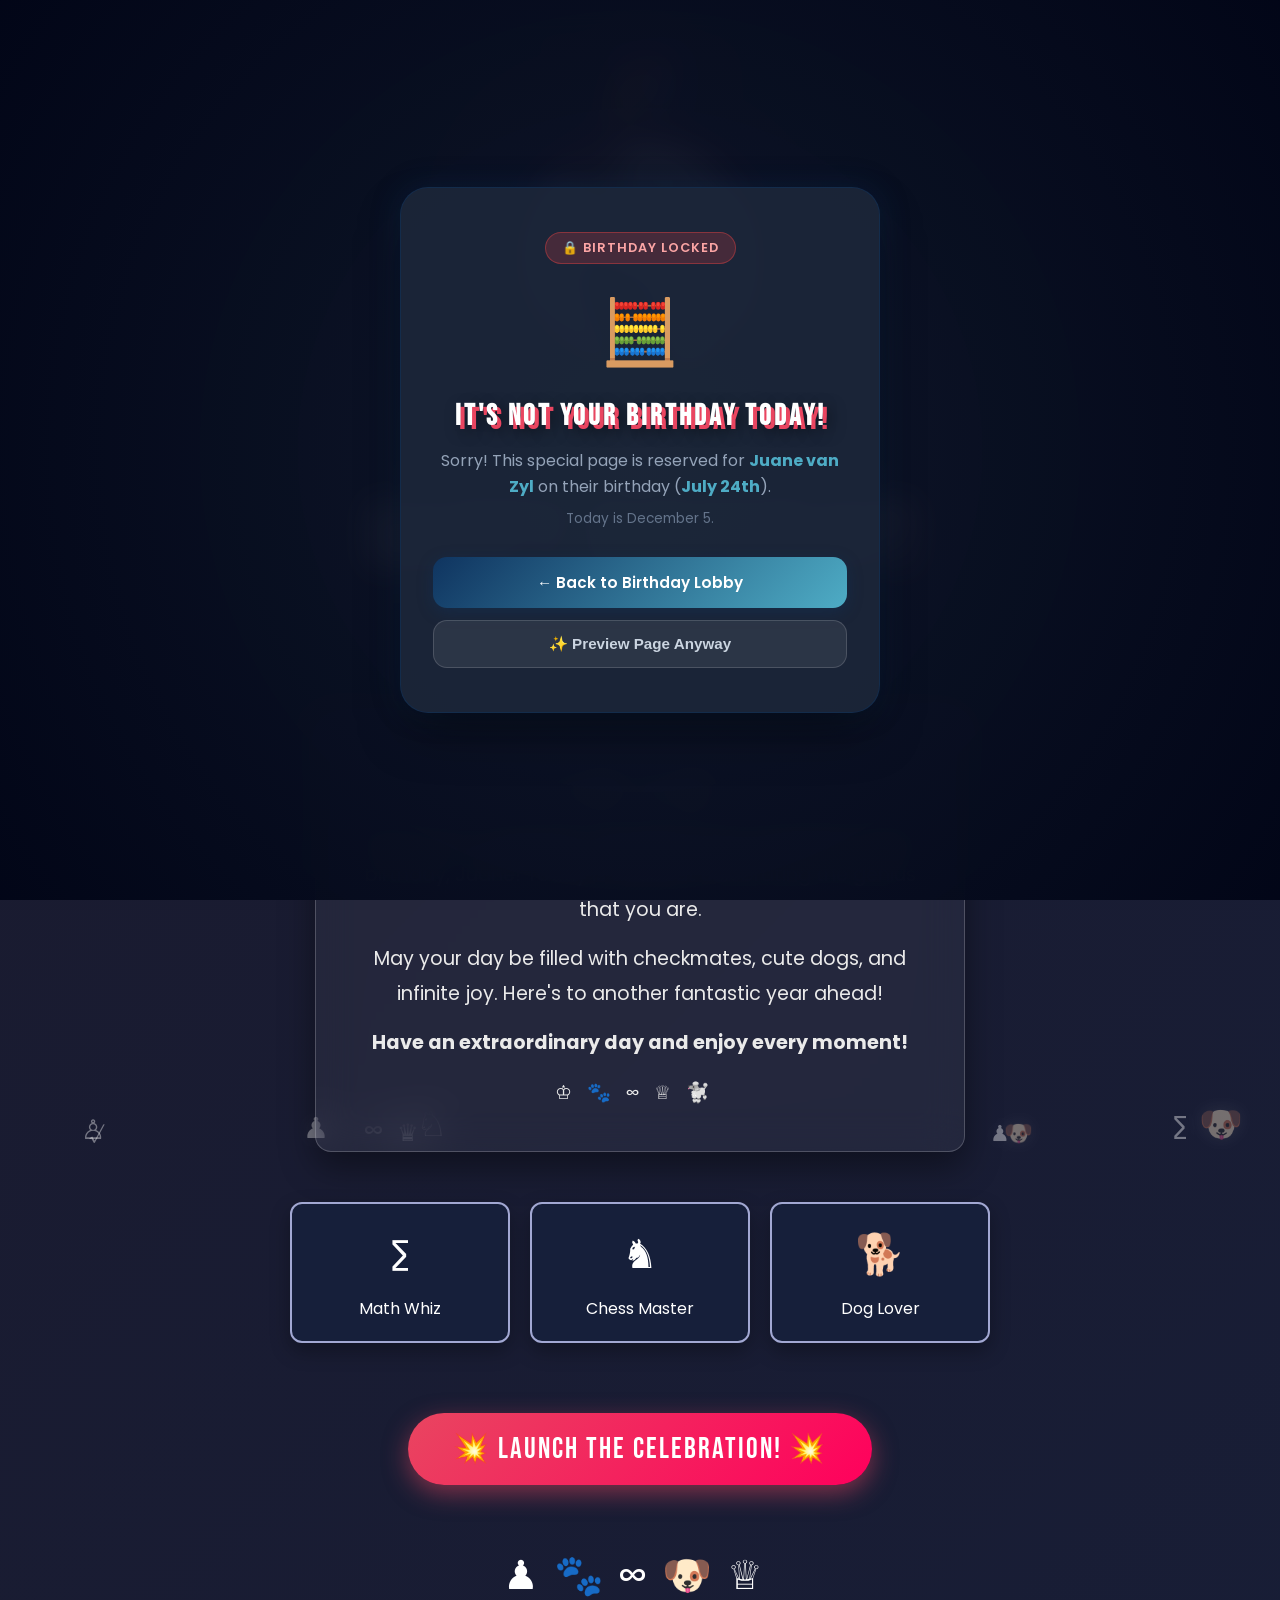
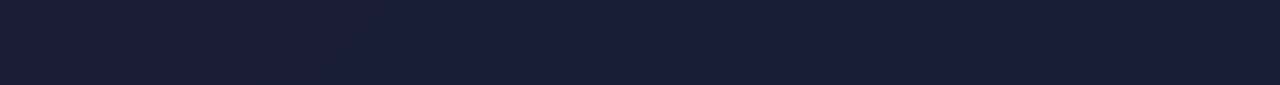
<file: Juane/index.html>
<!DOCTYPE html>
<html lang="en">
<head>
    <meta charset="UTF-8">
    <meta name="viewport" content="width=device-width, initial-scale=1.0">
    <title>Happy Birthday Juane!</title>
    <!-- Birthday Date Gate Script -->
    <script>
        (function() {
            const targetMonth = 7; // July
            const targetDay = 24;  // 24th
            const personName = "Juane van Zyl";
            const birthdayLabel = "July 24th";

            const now = new Date();
            const currentMonth = now.getMonth() + 1;
            const currentDay = now.getDate();
            const urlParams = new URLSearchParams(window.location.search);
            const isPreview = urlParams.get('preview') === 'true';

            const isTodayBirthday = (currentMonth === targetMonth && currentDay === targetDay);

            if (!isTodayBirthday && !isPreview) {
                document.addEventListener('DOMContentLoaded', showPoster);
            }

            function showPoster() {
                document.body.style.overflow = 'hidden';
                const poster = document.createElement('div');
                poster.id = 'not-birthday-poster';
                poster.innerHTML = `
                    <div class="poster-card">
                        <div class="poster-badge">🔒 Birthday Locked</div>
                        <div class="poster-icon">🧮</div>
                        <h1>It's Not Your Birthday Today!</h1>
                        <p class="poster-message">
                            Sorry! This special page is reserved for <strong>${personName}</strong> on their birthday (<strong>${birthdayLabel}</strong>).
                        </p>
                        <p class="poster-date-info">Today is ${now.toLocaleDateString('en-US', { month: 'long', day: 'numeric' })}.</p>
                        <div class="poster-actions">
                            <a href="../index.html" class="poster-btn primary-btn">← Back to Birthday Lobby</a>
                            <button id="preview-btn" class="poster-btn secondary-btn">✨ Preview Page Anyway</button>
                        </div>
                    </div>
                `;
                document.body.appendChild(poster);
                document.getElementById('preview-btn').addEventListener('click', function() {
                    poster.remove();
                    document.body.style.overflow = '';
                });
            }
        })();
    </script>
    <style id="poster-styles">
        #not-birthday-poster {
            position: fixed; top: 0; left: 0; width: 100vw; height: 100vh;
            background: radial-gradient(circle at center, rgba(15, 23, 42, 0.95), rgba(2, 6, 23, 0.98));
            backdrop-filter: blur(16px); -webkit-backdrop-filter: blur(16px);
            z-index: 999999; display: flex; align-items: center; justify-content: center;
            padding: 20px; font-family: 'Poppins', sans-serif; color: #fff;
        }
        #not-birthday-poster .poster-card {
            background: rgba(30, 41, 59, 0.85); border: 1px solid rgba(15, 52, 96, 0.5);
            box-shadow: 0 25px 50px -12px rgba(0, 0, 0, 0.5), 0 0 30px rgba(15, 52, 96, 0.3);
            border-radius: 28px; padding: 44px 32px; max-width: 480px; width: 100%; text-align: center;
            animation: posterPop 0.4s cubic-bezier(0.175, 0.885, 0.32, 1.275);
        }
        @keyframes posterPop { 0% { transform: scale(0.85); opacity: 0; } 100% { transform: scale(1); opacity: 1; } }
        #not-birthday-poster .poster-badge {
            display: inline-block; background: rgba(239, 68, 68, 0.2); border: 1px solid rgba(239, 68, 68, 0.4);
            color: #fca5a5; font-size: 0.8rem; font-weight: 600; padding: 6px 16px; border-radius: 20px;
            margin-bottom: 20px; text-transform: uppercase; letter-spacing: 1px;
        }
        #not-birthday-poster .poster-icon { font-size: 4rem; margin-bottom: 16px; animation: floatBalloon 3s ease-in-out infinite; }
        @keyframes floatBalloon { 0%, 100% { transform: translateY(0); } 50% { transform: translateY(-10px); } }
        #not-birthday-poster h1 { font-size: 1.8rem; font-weight: 700; margin-bottom: 14px; color: #fff; }
        #not-birthday-poster .poster-message { font-size: 1rem; color: #94a3b8; line-height: 1.6; margin-bottom: 10px; }
        #not-birthday-poster .poster-message strong { color: #4eacc5; }
        #not-birthday-poster .poster-date-info { font-size: 0.85rem; color: #64748b; margin-bottom: 28px; }
        #not-birthday-poster .poster-actions { display: flex; flex-direction: column; gap: 12px; }
        #not-birthday-poster .poster-btn {
            display: inline-flex; align-items: center; justify-content: center; padding: 14px 24px;
            border-radius: 14px; font-weight: 600; font-size: 0.95rem; text-decoration: none; cursor: pointer; transition: all 0.25s ease; border: none;
        }
        #not-birthday-poster .primary-btn { background: linear-gradient(135deg, #0f3460, #4eacc5); color: #fff; box-shadow: 0 4px 15px rgba(15, 52, 96, 0.4); }
        #not-birthday-poster .primary-btn:hover { transform: translateY(-2px); box-shadow: 0 8px 25px rgba(15, 52, 96, 0.6); }
        #not-birthday-poster .secondary-btn { background: rgba(255, 255, 255, 0.08); color: #cbd5e1; border: 1px solid rgba(255, 255, 255, 0.15); }
        #not-birthday-poster .secondary-btn:hover { background: rgba(255, 255, 255, 0.15); color: #fff; }
    </style>
    <style>
        @import url('https://fonts.googleapis.com/css2?family=Bebas+Neue&family=Poppins:wght@400;600;700&display=swap');

        * { margin: 0; padding: 0; box-sizing: border-box; }

        body {
            font-family: 'Poppins', sans-serif;
            background: linear-gradient(135deg, #1a1a2e, #16213e, #0f3460);
            background-size: 400% 400%;
            animation: gradientShift 8s ease infinite;
            min-height: 100vh;
            overflow-x: hidden;
            position: relative;
            color: #fff;
        }

        @keyframes gradientShift {
            0% { background-position: 0% 50%; }
            50% { background-position: 100% 50%; }
            100% { background-position: 0% 50%; }
        }

        /* Floating Animation */
        .symbol-container {
            position: fixed;
            bottom: -150px;
            width: 100%;
            height: 100%;
            pointer-events: none;
            z-index: 0;
        }

        .symbol {
            position: absolute;
            bottom: -100px;
            font-size: 30px;
            animation: floatUp ease-in infinite;
            opacity: 0.4;
            filter: drop-shadow(0 0 10px rgba(255, 255, 255, 0.2));
        }

        @keyframes floatUp {
            0% { transform: translateY(0) rotate(-15deg); opacity: 0; }
            10% { opacity: 0.6; }
            90% { opacity: 0.6; }
            100% { transform: translateY(-120vh) rotate(360deg); opacity: 0; }
        }

        .main-content {
            position: relative;
            z-index: 10;
            display: flex;
            flex-direction: column;
            align-items: center;
            padding: 40px 20px;
            min-height: 100vh;
        }

        .cheers {
            font-size: 60px;
            animation: clink 2s ease infinite alternate;
            margin-bottom: -10px;
            filter: drop-shadow(0 0 15px rgba(233, 69, 96, 0.6));
        }

        @keyframes clink {
            0% { transform: scale(1) translateY(0); }
            100% { transform: scale(1.1) translateY(-10px); }
        }

        .photo-frame {
            width: 240px;
            height: 240px;
            border-radius: 50%;
            border: 6px solid #e94560;
            box-shadow: 0 0 30px rgba(233, 69, 96, 0.5), 0 0 60px rgba(233, 69, 96, 0.3);
            overflow: hidden;
            margin: 20px 0;
            animation: photoGlow 2s ease-in-out infinite alternate;
            background: #fff;
            transition: transform 0.4s ease;
        }
        
        .photo-frame:hover {
            transform: scale(1.08) rotate(5deg);
        }

        .photo-frame img {
            width: 100%;
            height: 100%;
            object-fit: cover;
            object-position: center;
        }

        @keyframes photoGlow {
            0% { box-shadow: 0 0 20px rgba(233, 69, 96, 0.4); }
            100% { box-shadow: 0 0 50px rgba(233, 69, 96, 0.8), 0 0 80px rgba(15, 52, 96, 0.6); }
        }

        .name-tag {
            background: rgba(255, 255, 255, 0.1);
            backdrop-filter: blur(10px);
            border: 1px solid rgba(233, 69, 96, 0.5);
            border-radius: 20px;
            padding: 8px 28px;
            margin: 10px 0;
            color: #e94560;
            font-size: 16px;
            font-weight: 700;
            letter-spacing: 2px;
            text-transform: uppercase;
        }

        h1 {
            font-family: 'Bebas Neue', sans-serif;
            font-size: clamp(3rem, 10vw, 6rem);
            color: #fff;
            text-shadow: 4px 4px 0px #e94560, 6px 6px 15px rgba(0,0,0,0.6);
            margin: 20px 0 10px;
            text-align: center;
            letter-spacing: 3px;
            animation: titlePop 0.8s cubic-bezier(0.175, 0.885, 0.32, 1.275);
        }

        @keyframes titlePop {
            0% { transform: scale(0) translateY(-50px); opacity: 0; }
            100% { transform: scale(1) translateY(0); opacity: 1; }
        }

        h2 {
            font-family: 'Poppins', sans-serif;
            font-size: clamp(1.5rem, 4vw, 2.5rem);
            color: #a2a8d3;
            text-shadow: 2px 2px 4px rgba(0,0,0,0.5);
            margin-bottom: 30px;
            text-align: center;
            font-weight: 600;
        }

        .message-card {
            background: rgba(255, 255, 255, 0.05);
            backdrop-filter: blur(20px);
            border: 1px solid rgba(255, 255, 255, 0.2);
            border-radius: 16px;
            padding: 40px;
            max-width: 650px;
            width: 90%;
            margin: 20px 0;
            text-align: center;
            box-shadow: 0 15px 35px rgba(0,0,0,0.4);
            animation: cardSlide 0.8s ease-out 0.3s both;
        }

        @keyframes cardSlide {
            0% { transform: translateY(50px); opacity: 0; }
            100% { transform: translateY(0); opacity: 1; }
        }

        .message-card p {
            color: #eaeaea;
            font-size: 1.2rem;
            line-height: 1.8;
            margin-bottom: 15px;
        }

        .message-card p:last-child {
            margin-bottom: 0;
        }

        .emoji-row {
            font-size: 2.2rem;
            margin: 15px 0;
            letter-spacing: 15px;
        }

        .sparkle-text {
            color: #e94560;
            font-weight: 700;
            font-size: 1.4rem;
        }

        .fun-facts {
            display: flex;
            gap: 20px;
            flex-wrap: wrap;
            justify-content: center;
            margin: 30px 0;
            max-width: 700px;
            width: 90%;
        }

        .fact-bubble {
            background: rgba(22, 33, 62, 0.7);
            border: 2px solid #a2a8d3;
            border-radius: 12px;
            padding: 20px 25px;
            color: #fff;
            font-size: 1rem;
            flex: 1;
            min-width: 180px;
            text-align: center;
            transition: all 0.3s ease;
            box-shadow: 0 8px 20px rgba(0,0,0,0.3);
            animation: bubblePop 0.5s ease-out both;
        }

        .fact-bubble:nth-child(1) { animation-delay: 0.5s; }
        .fact-bubble:nth-child(2) { animation-delay: 0.7s; }
        .fact-bubble:nth-child(3) { animation-delay: 0.9s; }

        .fact-bubble:hover {
            transform: translateY(-10px);
            box-shadow: 0 15px 30px rgba(233, 69, 96, 0.3);
            border-color: #e94560;
        }

        .fact-bubble .fact-icon {
            font-size: 2.5rem;
            display: block;
            margin-bottom: 12px;
        }

        .wish-button {
            background: linear-gradient(135deg, #e94560, #ff005c);
            border: none;
            border-radius: 50px;
            padding: 18px 45px;
            font-family: 'Bebas Neue', sans-serif;
            font-size: 1.8rem;
            letter-spacing: 2px;
            color: #fff;
            cursor: pointer;
            margin: 40px 0;
            box-shadow: 0 8px 25px rgba(233, 69, 96, 0.5);
            transition: all 0.3s;
            animation: pulse 2s ease-in-out infinite;
            text-transform: uppercase;
        }

        .wish-button:hover {
            transform: scale(1.05) translateY(-5px);
            box-shadow: 0 15px 35px rgba(233, 69, 96, 0.8);
            background: linear-gradient(135deg, #ff005c, #e94560);
        }

        @keyframes pulse {
            0%, 100% { box-shadow: 0 8px 25px rgba(233, 69, 96, 0.5); }
            50% { box-shadow: 0 8px 45px rgba(255, 0, 92, 0.7); }
        }

        .footer-emojis {
            font-size: 2.5rem;
            margin: 20px 0 40px;
            letter-spacing: 15px;
        }

        /* Firework Styles */
        .firework {
            position: fixed;
            pointer-events: none;
            z-index: 100;
        }

        .firework-particle {
            position: absolute;
            width: 8px;
            height: 8px;
            border-radius: 50%;
            animation: fireworkBurst 1s ease-out forwards;
        }

        @keyframes fireworkBurst {
            0% { transform: translate(0, 0) scale(1); opacity: 1; }
            100% { opacity: 0; }
        }

        @media (max-width: 480px) {
            .photo-frame { width: 180px; height: 180px; }
            .message-card { padding: 25px; }
            h1 { font-size: 3.5rem; }
            .wish-button { font-size: 1.4rem; padding: 15px 30px; }
        }
    </style>
</head>
<body>
    <div class="symbol-container" id="symbols"></div>

    <div class="main-content">
        <div class="cheers">🎉</div>

        <div class="photo-frame">
            <img src="Screenshot 2026-07-24 100525.png" alt="Juane">
        </div>

        <div class="name-tag">The Mastermind</div>

        <h1>Happy Birthday!</h1>
        <h2>Juane</h2>

        <div class="message-card">
            <p class="emoji-row">♞🐶∑♟🐕</p>
            <p>
                Wishing you a perfectly calculated and wonderfully brilliant birthday, Juane!
                Today is all about celebrating the genius that you are.
            </p>
            <p>
                May your day be filled with checkmates, cute dogs, and infinite joy. 
                Here's to another fantastic year ahead!
            </p>
            <p class="sparkle-text">
                Have an extraordinary day and enjoy every moment!
            </p>
            <p class="emoji-row">♔🐾∞♕🐩</p>
        </div>

        <div class="fun-facts">
            <div class="fact-bubble">
                <span class="fact-icon">∑</span>
                Math Whiz
            </div>
            <div class="fact-bubble">
                <span class="fact-icon">♞</span>
                Chess Master
            </div>
            <div class="fact-bubble">
                <span class="fact-icon">🐕</span>
                Dog Lover
            </div>
        </div>

        <button class="wish-button" onclick="launchCelebration()">
            💥 Launch the Celebration! 💥
        </button>

        <div class="footer-emojis">♟🐾∞🐶♕</div>
    </div>

    <script>
        const symbolContainer = document.getElementById('symbols');
        const themeEmojis = ['♔', '♕', '♖', '♗', '♘', '♙', '♚', '♛', '♜', '♝', '♞', '♟', '∑', '∫', '∞', 'π', '√', '🐶', '🐕', '🐩', '🐾'];
        const fireworkColors = ['#e94560', '#ff005c', '#a2a8d3', '#fff', '#16213e', '#0f3460'];

        function createSymbol() {
            const symbol = document.createElement('div');
            symbol.className = 'symbol';
            symbol.innerText = themeEmojis[Math.floor(Math.random() * themeEmojis.length)];
            symbol.style.left = Math.random() * 100 + '%';
            symbol.style.animationDuration = (Math.random() * 5 + 6) + 's';
            symbol.style.animationDelay = Math.random() * 2 + 's';
            symbol.style.fontSize = (Math.random() * 25 + 20) + 'px';
            symbolContainer.appendChild(symbol);
            setTimeout(() => symbol.remove(), 12000);
        }

        setInterval(createSymbol, 500);
        
        for (let i = 0; i < 20; i++) setTimeout(createSymbol, i * 250);

        function launchFirework(x, y) {
            const container = document.createElement('div');
            container.className = 'firework';
            container.style.left = x + 'px';
            container.style.top = y + 'px';
            const particleCount = 40;
            
            for (let i = 0; i < particleCount; i++) {
                const p = document.createElement('div');
                p.className = 'firework-particle';
                const angle = (i / particleCount) * 360;
                const distance = Math.random() * 120 + 50;
                const dx = Math.cos(angle * Math.PI / 180) * distance;
                const dy = Math.sin(angle * Math.PI / 180) * distance;
                p.style.backgroundColor = fireworkColors[Math.floor(Math.random() * fireworkColors.length)];
                p.style.setProperty('--dx', dx + 'px');
                p.style.setProperty('--dy', dy + 'px');
                p.style.animation = 'none';
                p.animate([
                    { transform: 'translate(0,0) scale(1)', opacity: 1 },
                    { transform: `translate(${dx}px,${dy}px) scale(0)`, opacity: 0 }
                ], { duration: 1000 + Math.random() * 600, easing: 'cubic-bezier(0.25, 1, 0.5, 1)', fill: 'forwards' });
                container.appendChild(p);
            }
            document.body.appendChild(container);
            setTimeout(() => container.remove(), 1600);
        }

        function launchCelebration() {
            // Extra symbols!
            for (let i = 0; i < 40; i++) setTimeout(createSymbol, i * 40);
            
            // Fireworks
            const positions = [
                [window.innerWidth * 0.2, window.innerHeight * 0.3],
                [window.innerWidth * 0.5, window.innerHeight * 0.2],
                [window.innerWidth * 0.8, window.innerHeight * 0.3],
                [window.innerWidth * 0.3, window.innerHeight * 0.5],
                [window.innerWidth * 0.7, window.innerHeight * 0.5],
                [window.innerWidth * 0.5, window.innerHeight * 0.6],
                [window.innerWidth * 0.1, window.innerHeight * 0.1],
                [window.innerWidth * 0.9, window.innerHeight * 0.1],
                [window.innerWidth * 0.4, window.innerHeight * 0.8],
                [window.innerWidth * 0.6, window.innerHeight * 0.8],
            ];
            
            positions.forEach(([x, y], i) => {
                setTimeout(() => launchFirework(x, y), i * 150 + Math.random() * 300);
            });
        }
    </script>
</body>
</html>
</file>
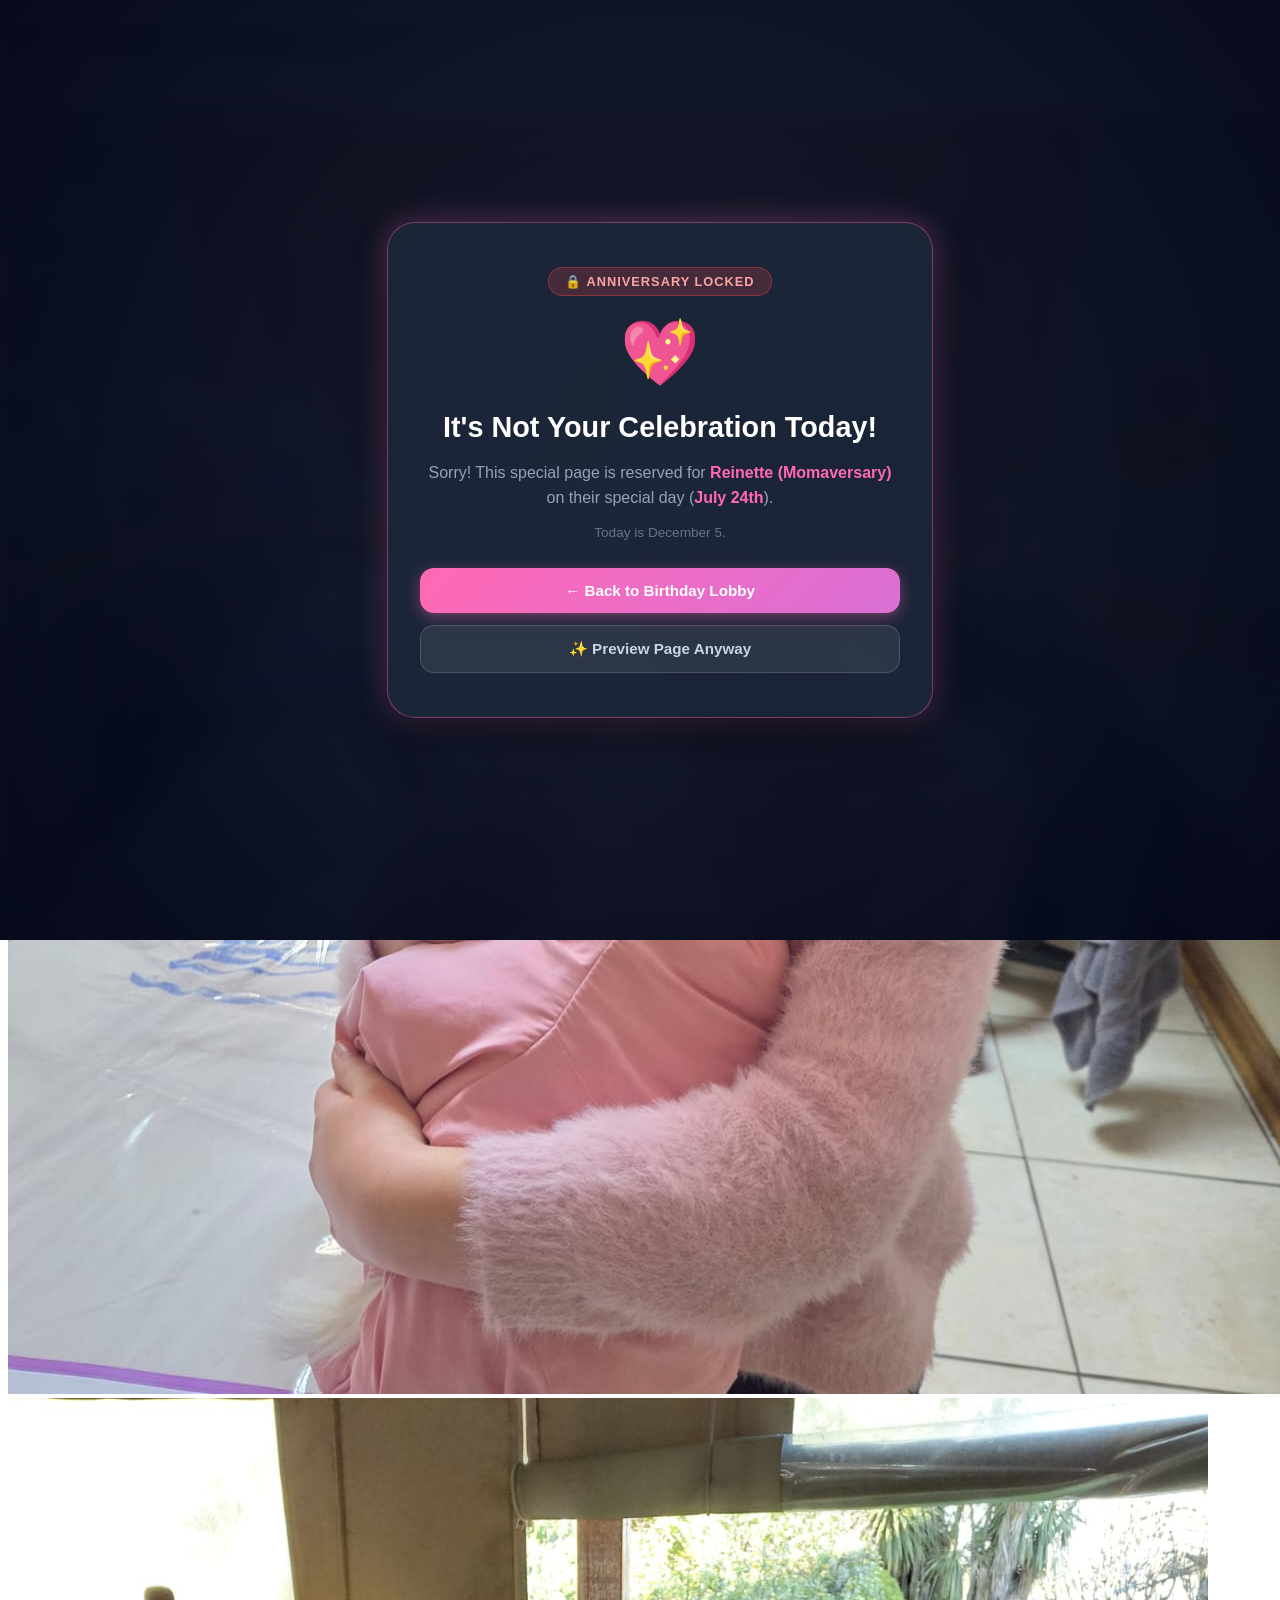
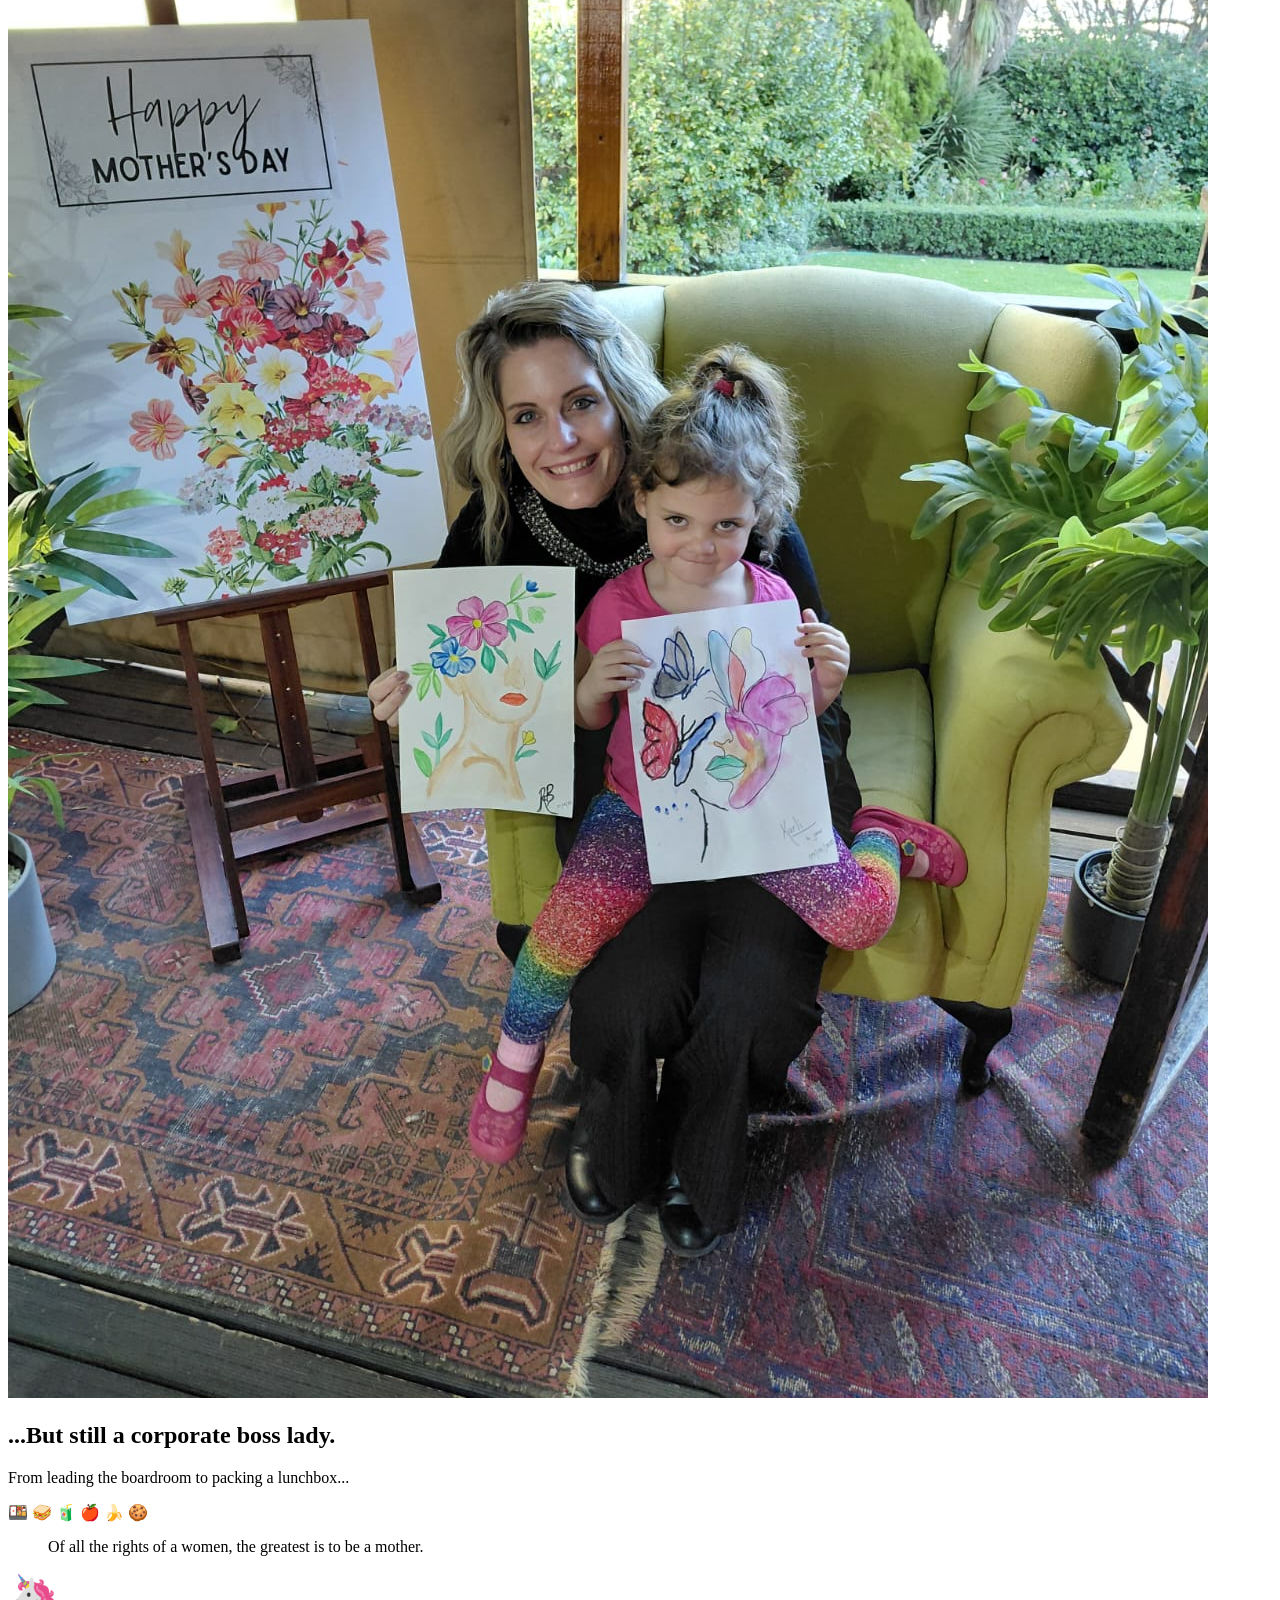
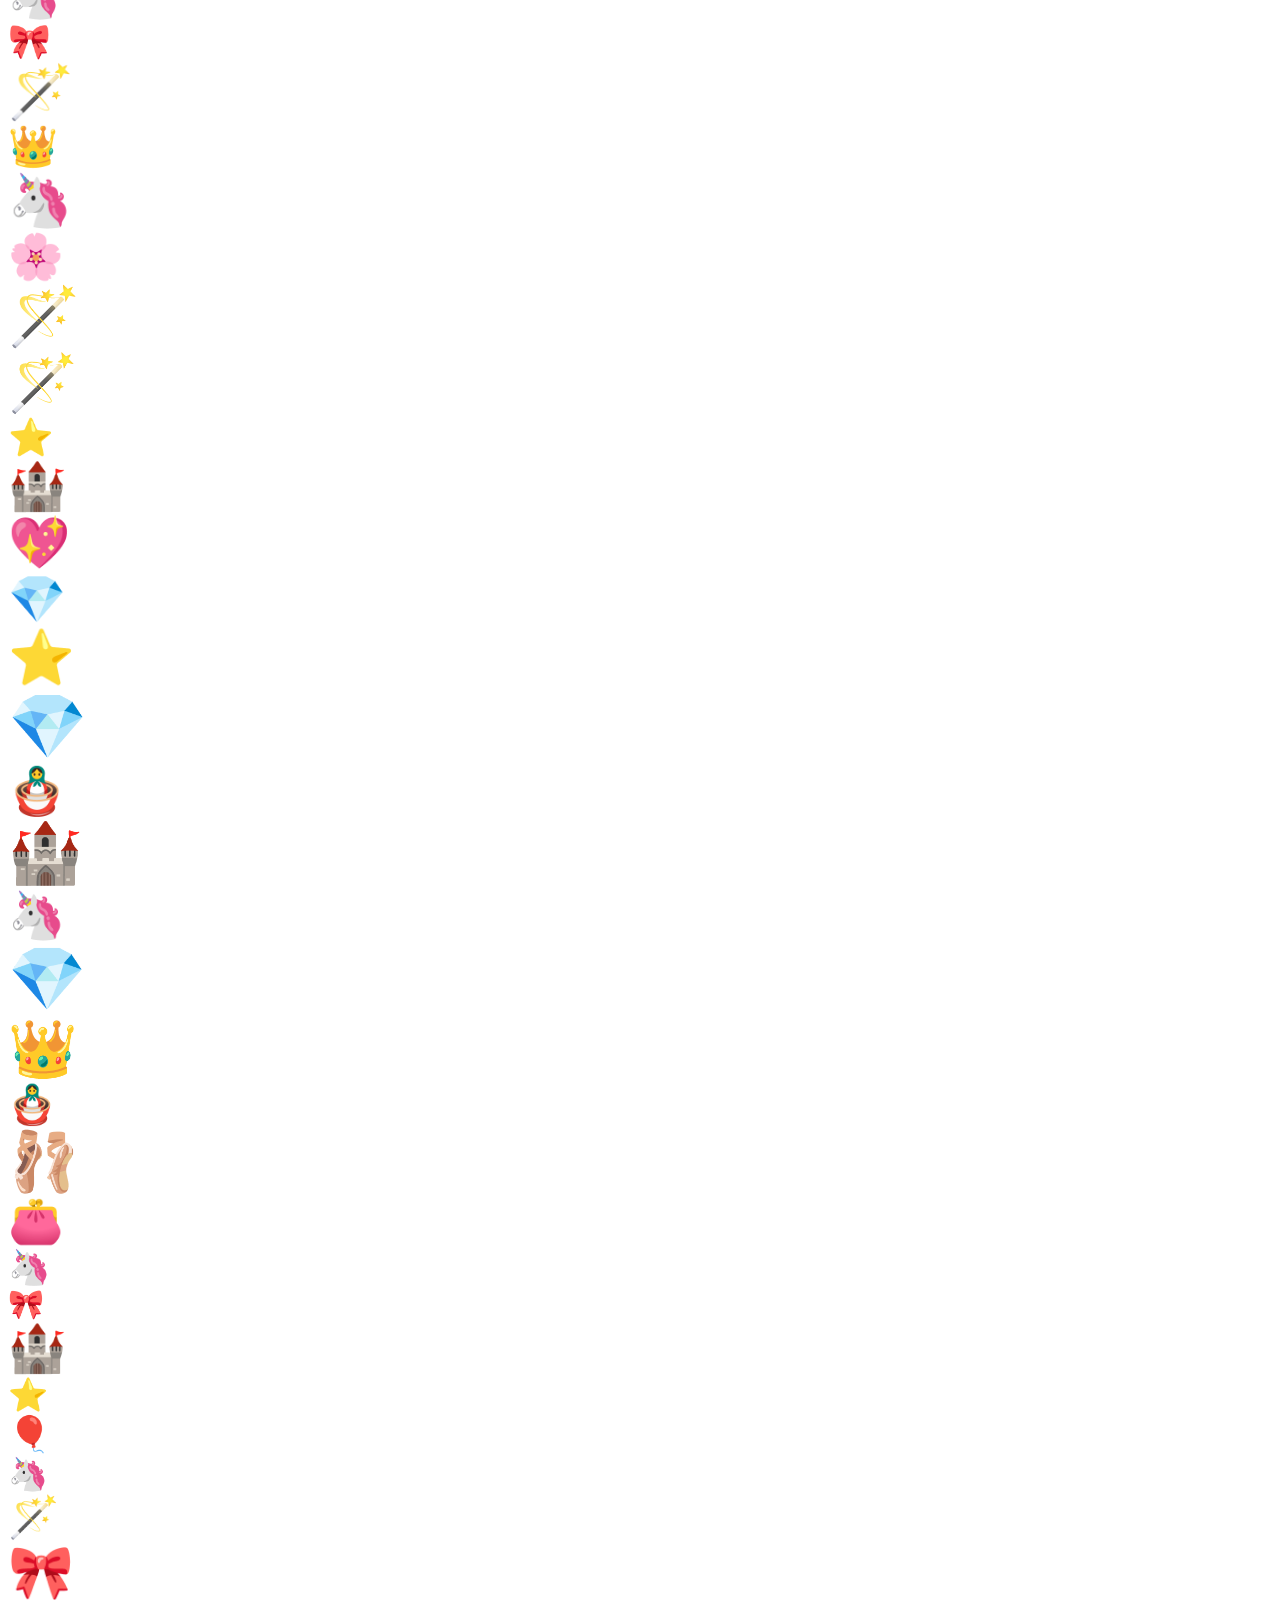
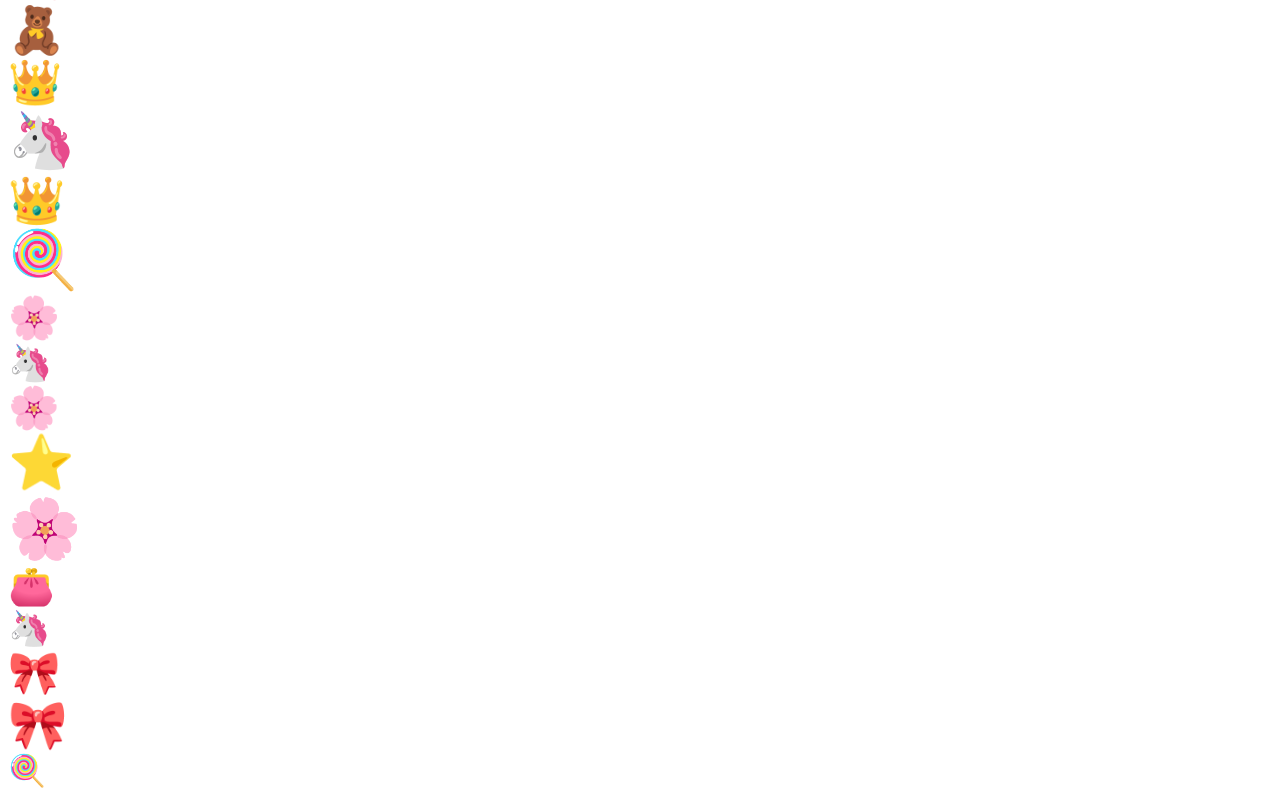
<file: momaversary/index.html>
<!DOCTYPE html>
<html lang="en">
<head>
    <meta charset="UTF-8">
    <meta name="viewport" content="width=device-width, initial-scale=1.0">
    <title>Happy Momaversary, Reinette!</title>
    <!-- Birthday Date Gate Script -->
    <script>
        (function() {
            const targetMonth = 7; // July
            const targetDay = 24;  // 24th
            const personName = "Reinette (Momaversary)";
            const birthdayLabel = "July 24th";

            const now = new Date();
            const currentMonth = now.getMonth() + 1;
            const currentDay = now.getDate();
            const urlParams = new URLSearchParams(window.location.search);
            const isPreview = urlParams.get('preview') === 'true';

            const isTodayBirthday = (currentMonth === targetMonth && currentDay === targetDay);

            if (!isTodayBirthday && !isPreview) {
                document.addEventListener('DOMContentLoaded', showPoster);
            }

            function showPoster() {
                document.body.style.overflow = 'hidden';
                const poster = document.createElement('div');
                poster.id = 'not-birthday-poster';
                poster.innerHTML = `
                    <div class="poster-card">
                        <div class="poster-badge">🔒 Anniversary Locked</div>
                        <div class="poster-icon">💖</div>
                        <h1>It's Not Your Celebration Today!</h1>
                        <p class="poster-message">
                            Sorry! This special page is reserved for <strong>${personName}</strong> on their special day (<strong>${birthdayLabel}</strong>).
                        </p>
                        <p class="poster-date-info">Today is ${now.toLocaleDateString('en-US', { month: 'long', day: 'numeric' })}.</p>
                        <div class="poster-actions">
                            <a href="../index.html" class="poster-btn primary-btn">← Back to Birthday Lobby</a>
                            <button id="preview-btn" class="poster-btn secondary-btn">✨ Preview Page Anyway</button>
                        </div>
                    </div>
                `;
                document.body.appendChild(poster);
                document.getElementById('preview-btn').addEventListener('click', function() {
                    poster.remove();
                    document.body.style.overflow = '';
                });
            }
        })();
    </script>
    <style id="poster-styles">
        #not-birthday-poster {
            position: fixed; top: 0; left: 0; width: 100vw; height: 100vh;
            background: radial-gradient(circle at center, rgba(15, 23, 42, 0.95), rgba(2, 6, 23, 0.98));
            backdrop-filter: blur(16px); -webkit-backdrop-filter: blur(16px);
            z-index: 999999; display: flex; align-items: center; justify-content: center;
            padding: 20px; font-family: 'Montserrat', sans-serif; color: #fff;
        }
        #not-birthday-poster .poster-card {
            background: rgba(30, 41, 59, 0.85); border: 1px solid rgba(255, 105, 180, 0.4);
            box-shadow: 0 25px 50px -12px rgba(0, 0, 0, 0.5), 0 0 30px rgba(255, 105, 180, 0.3);
            border-radius: 28px; padding: 44px 32px; max-width: 480px; width: 100%; text-align: center;
            animation: posterPop 0.4s cubic-bezier(0.175, 0.885, 0.32, 1.275);
        }
        @keyframes posterPop { 0% { transform: scale(0.85); opacity: 0; } 100% { transform: scale(1); opacity: 1; } }
        #not-birthday-poster .poster-badge {
            display: inline-block; background: rgba(239, 68, 68, 0.2); border: 1px solid rgba(239, 68, 68, 0.4);
            color: #fca5a5; font-size: 0.8rem; font-weight: 600; padding: 6px 16px; border-radius: 20px;
            margin-bottom: 20px; text-transform: uppercase; letter-spacing: 1px;
        }
        #not-birthday-poster .poster-icon { font-size: 4rem; margin-bottom: 16px; animation: floatBalloon 3s ease-in-out infinite; }
        @keyframes floatBalloon { 0%, 100% { transform: translateY(0); } 50% { transform: translateY(-10px); } }
        #not-birthday-poster h1 { font-size: 1.8rem; font-weight: 700; margin-bottom: 14px; color: #fff; }
        #not-birthday-poster .poster-message { font-size: 1rem; color: #94a3b8; line-height: 1.6; margin-bottom: 10px; }
        #not-birthday-poster .poster-message strong { color: #ff69b4; }
        #not-birthday-poster .poster-date-info { font-size: 0.85rem; color: #64748b; margin-bottom: 28px; }
        #not-birthday-poster .poster-actions { display: flex; flex-direction: column; gap: 12px; }
        #not-birthday-poster .poster-btn {
            display: inline-flex; align-items: center; justify-content: center; padding: 14px 24px;
            border-radius: 14px; font-weight: 600; font-size: 0.95rem; text-decoration: none; cursor: pointer; transition: all 0.25s ease; border: none;
        }
        #not-birthday-poster .primary-btn { background: linear-gradient(135deg, #ff69b4, #da70d6); color: #fff; box-shadow: 0 4px 15px rgba(255, 105, 180, 0.4); }
        #not-birthday-poster .primary-btn:hover { transform: translateY(-2px); box-shadow: 0 8px 25px rgba(255, 105, 180, 0.6); }
        #not-birthday-poster .secondary-btn { background: rgba(255, 255, 255, 0.08); color: #cbd5e1; border: 1px solid rgba(255, 255, 255, 0.15); }
        #not-birthday-poster .secondary-btn:hover { background: rgba(255, 255, 255, 0.15); color: #fff; }
    </style>
</head>
<body>
    <div class="background-animation"></div>
    <div class="container">
        <header class="hero fade-in">
            <h1 class="title">Happy Momaversary, <span>Reinette</span>!</h1>
            <p class="subtitle">Celebrating an amazing mom and an incredible journey.</p>
        </header>

        <section class="gallery">
            <div class="card slide-up" style="animation-delay: 0.2s;">
                <div class="image-wrapper">
                    <img src="WhatsApp Image 2026-07-24 at 10.55.18 AM.jpeg" alt="Reinette">
                </div>
            </div>
            <div class="card slide-up" style="animation-delay: 0.4s;">
                <div class="image-wrapper">
                    <img src="WhatsApp Image 2026-07-24 at 10.55.18 AM (1).jpeg" alt="Reinette and Shani">
                </div>
            </div>
        </section>

        <section class="boss-lady fade-in" style="animation-delay: 0.6s;">
            <div class="boss-lady-content">
                <h2>...But still a <span class="highlight">corporate boss lady</span>.</h2>
            </div>
        </section>

        <section class="mother-quote fade-in" style="animation-delay: 0.8s;">
            <div class="quote-content">
                <p class="lunchbox-text">From leading the boardroom to <span class="highlight">packing a lunchbox</span>...</p>
                
                <div class="lunchbox-container">
                    <span class="lunch-item toy-float-1">🍱</span>
                    <span class="lunch-item toy-float-2">🥪</span>
                    <span class="lunch-item toy-float-3">🧃</span>
                    <span class="lunch-item toy-float-4">🍎</span>
                    <span class="lunch-item toy-float-5">🍌</span>
                    <span class="lunch-item toy-float-6">🍪</span>
                </div>

                <blockquote>
                    Of all the rights of a women, the greatest is to be a mother.
                </blockquote>
            </div>
        </section>
    </div>

    <script>
        const toys = ['🧸', '🦄', '👑', '🎀', '🩰', '💖', '🪆', '🪄', '🏰', '💎', '👛', '🍭', '🌸', '🎈', '⭐'];
        const numToys = 45;

        for (let i = 0; i < numToys; i++) {
            const toy = document.createElement('div');
            toy.classList.add('toy');
            toy.textContent = toys[Math.floor(Math.random() * toys.length)];
            
            // Random horizontal start position
            toy.style.left = Math.random() * 95 + 'vw';
            
            // Stagger duration & negative delay so toys are scattered across screen instantly
            const duration = 10 + Math.random() * 14;
            const delay = -Math.random() * 20;
            
            toy.style.animationDuration = `${duration}s`;
            toy.style.animationDelay = `${delay}s`;
            
            // Random size
            const size = 1.8 + Math.random() * 2.2;
            toy.style.fontSize = `${size}rem`;
            
            document.body.appendChild(toy);
        }
    </script>
</body>
</html>
</file>
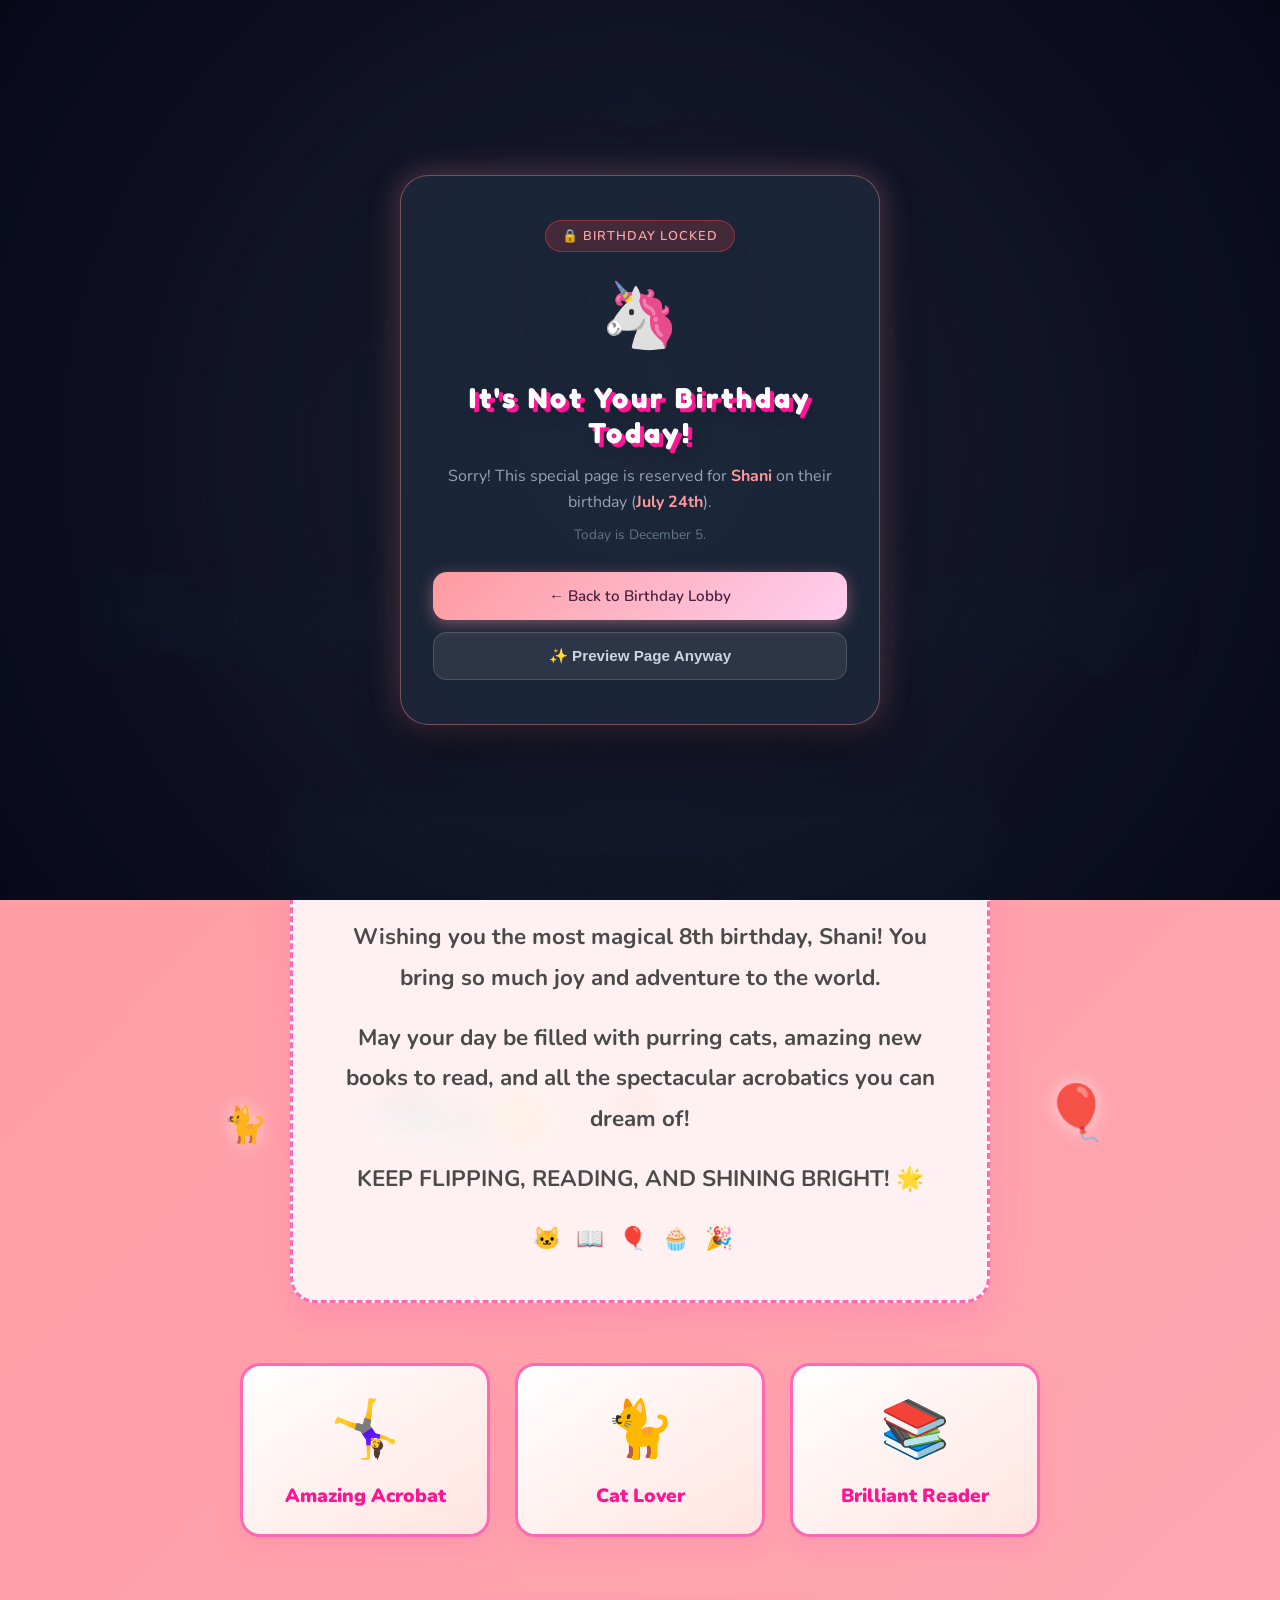
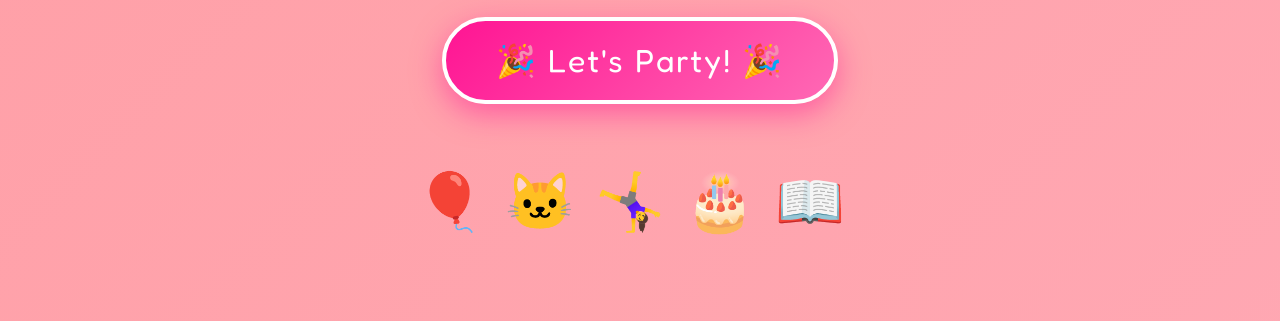
<file: Shani/index.html>
<!DOCTYPE html>
<html lang="en">
<head>
    <meta charset="UTF-8">
    <meta name="viewport" content="width=device-width, initial-scale=1.0">
    <title>Happy 8th Birthday Shani!</title>
    <!-- Birthday Date Gate Script -->
    <script>
        (function() {
            const targetMonth = 7; // July
            const targetDay = 24;  // 24th
            const personName = "Shani";
            const birthdayLabel = "July 24th";

            const now = new Date();
            const currentMonth = now.getMonth() + 1;
            const currentDay = now.getDate();
            const urlParams = new URLSearchParams(window.location.search);
            const isPreview = urlParams.get('preview') === 'true';

            const isTodayBirthday = (currentMonth === targetMonth && currentDay === targetDay);

            if (!isTodayBirthday && !isPreview) {
                document.addEventListener('DOMContentLoaded', showPoster);
            }

            function showPoster() {
                document.body.style.overflow = 'hidden';
                const poster = document.createElement('div');
                poster.id = 'not-birthday-poster';
                poster.innerHTML = `
                    <div class="poster-card">
                        <div class="poster-badge">🔒 Birthday Locked</div>
                        <div class="poster-icon">🦄</div>
                        <h1>It's Not Your Birthday Today!</h1>
                        <p class="poster-message">
                            Sorry! This special page is reserved for <strong>${personName}</strong> on their birthday (<strong>${birthdayLabel}</strong>).
                        </p>
                        <p class="poster-date-info">Today is ${now.toLocaleDateString('en-US', { month: 'long', day: 'numeric' })}.</p>
                        <div class="poster-actions">
                            <a href="../index.html" class="poster-btn primary-btn">← Back to Birthday Lobby</a>
                            <button id="preview-btn" class="poster-btn secondary-btn">✨ Preview Page Anyway</button>
                        </div>
                    </div>
                `;
                document.body.appendChild(poster);
                document.getElementById('preview-btn').addEventListener('click', function() {
                    poster.remove();
                    document.body.style.overflow = '';
                });
            }
        })();
    </script>
    <style id="poster-styles">
        #not-birthday-poster {
            position: fixed; top: 0; left: 0; width: 100vw; height: 100vh;
            background: radial-gradient(circle at center, rgba(15, 23, 42, 0.95), rgba(2, 6, 23, 0.98));
            backdrop-filter: blur(16px); -webkit-backdrop-filter: blur(16px);
            z-index: 999999; display: flex; align-items: center; justify-content: center;
            padding: 20px; font-family: 'Nunito', sans-serif; color: #fff;
        }
        #not-birthday-poster .poster-card {
            background: rgba(30, 41, 59, 0.85); border: 1px solid rgba(255, 154, 158, 0.4);
            box-shadow: 0 25px 50px -12px rgba(0, 0, 0, 0.5), 0 0 30px rgba(255, 154, 158, 0.3);
            border-radius: 28px; padding: 44px 32px; max-width: 480px; width: 100%; text-align: center;
            animation: posterPop 0.4s cubic-bezier(0.175, 0.885, 0.32, 1.275);
        }
        @keyframes posterPop { 0% { transform: scale(0.85); opacity: 0; } 100% { transform: scale(1); opacity: 1; } }
        #not-birthday-poster .poster-badge {
            display: inline-block; background: rgba(239, 68, 68, 0.2); border: 1px solid rgba(239, 68, 68, 0.4);
            color: #fca5a5; font-size: 0.8rem; font-weight: 600; padding: 6px 16px; border-radius: 20px;
            margin-bottom: 20px; text-transform: uppercase; letter-spacing: 1px;
        }
        #not-birthday-poster .poster-icon { font-size: 4rem; margin-bottom: 16px; animation: floatBalloon 3s ease-in-out infinite; }
        @keyframes floatBalloon { 0%, 100% { transform: translateY(0); } 50% { transform: translateY(-10px); } }
        #not-birthday-poster h1 { font-size: 1.8rem; font-weight: 700; margin-bottom: 14px; color: #fff; }
        #not-birthday-poster .poster-message { font-size: 1rem; color: #94a3b8; line-height: 1.6; margin-bottom: 10px; }
        #not-birthday-poster .poster-message strong { color: #ff9a9e; }
        #not-birthday-poster .poster-date-info { font-size: 0.85rem; color: #64748b; margin-bottom: 28px; }
        #not-birthday-poster .poster-actions { display: flex; flex-direction: column; gap: 12px; }
        #not-birthday-poster .poster-btn {
            display: inline-flex; align-items: center; justify-content: center; padding: 14px 24px;
            border-radius: 14px; font-weight: 600; font-size: 0.95rem; text-decoration: none; cursor: pointer; transition: all 0.25s ease; border: none;
        }
        #not-birthday-poster .primary-btn { background: linear-gradient(135deg, #ff9a9e, #fecfef); color: #4a2040; box-shadow: 0 4px 15px rgba(255, 154, 158, 0.4); }
        #not-birthday-poster .primary-btn:hover { transform: translateY(-2px); box-shadow: 0 8px 25px rgba(255, 154, 158, 0.6); }
        #not-birthday-poster .secondary-btn { background: rgba(255, 255, 255, 0.08); color: #cbd5e1; border: 1px solid rgba(255, 255, 255, 0.15); }
        #not-birthday-poster .secondary-btn:hover { background: rgba(255, 255, 255, 0.15); color: #fff; }
    </style>
    <style>
        @import url('https://fonts.googleapis.com/css2?family=Fredoka+One&family=Nunito:wght@400;700;900&display=swap');

        * { margin: 0; padding: 0; box-sizing: border-box; }

        body {
            font-family: 'Nunito', sans-serif;
            background: linear-gradient(135deg, #ff9a9e 0%, #fecfef 99%, #fecfef 100%);
            background-size: 400% 400%;
            animation: gradientShift 10s ease infinite;
            min-height: 100vh;
            overflow-x: hidden;
            position: relative;
            color: #333;
        }

        @keyframes gradientShift {
            0% { background-position: 0% 50%; }
            50% { background-position: 100% 50%; }
            100% { background-position: 0% 50%; }
        }

        /* Floating Items Animation */
        .floating-container {
            position: fixed;
            bottom: -150px;
            width: 100%;
            height: 100%;
            pointer-events: none;
            z-index: 0;
        }

        .floating-item {
            position: absolute;
            bottom: -100px;
            font-size: 45px;
            animation: floatUp ease-in infinite;
            opacity: 0.85;
            filter: drop-shadow(0 0 10px rgba(255, 255, 255, 0.7));
        }

        @keyframes floatUp {
            0% { transform: translateY(0) rotate(-15deg); opacity: 0; }
            10% { opacity: 1; }
            90% { opacity: 1; }
            100% { transform: translateY(-120vh) rotate(15deg) scale(1.5); opacity: 0; }
        }

        .main-content {
            position: relative;
            z-index: 10;
            display: flex;
            flex-direction: column;
            align-items: center;
            padding: 40px 20px;
            min-height: 100vh;
        }

        .cheers {
            font-size: 70px;
            animation: bounce 2s infinite;
            margin-bottom: 10px;
        }

        @keyframes bounce {
            0%, 20%, 50%, 80%, 100% { transform: translateY(0); }
            40% { transform: translateY(-30px); }
            60% { transform: translateY(-15px); }
        }

        .photo-frame {
            width: 260px;
            height: 260px;
            border-radius: 50%;
            border: 8px solid #fff;
            box-shadow: 0 0 40px rgba(255, 105, 180, 0.5), 0 0 80px rgba(138, 43, 226, 0.4);
            overflow: hidden;
            margin: 20px 0;
            animation: photoPulse 3s ease-in-out infinite alternate;
            background: #fff;
            transition: transform 0.4s ease;
        }
        
        .photo-frame:hover {
            transform: rotate(5deg) scale(1.1);
        }

        .photo-frame img {
            width: 100%;
            height: 100%;
            object-fit: cover;
            object-position: center top;
        }

        @keyframes photoPulse {
            0% { box-shadow: 0 0 30px rgba(255, 105, 180, 0.5); }
            100% { box-shadow: 0 0 60px rgba(255, 105, 180, 0.8), 0 0 90px rgba(138, 43, 226, 0.6); }
        }

        .name-tag {
            background: rgba(255, 255, 255, 0.7);
            backdrop-filter: blur(10px);
            border: 2px solid #ff69b4;
            border-radius: 20px;
            padding: 10px 30px;
            margin: 15px 0;
            color: #ff1493;
            font-size: 22px;
            font-family: 'Fredoka One', cursive;
            letter-spacing: 2px;
            box-shadow: 0 5px 15px rgba(255, 20, 147, 0.2);
        }

        h1 {
            font-family: 'Fredoka One', cursive;
            font-size: clamp(3.5rem, 10vw, 7rem);
            color: #fff;
            text-shadow: 4px 4px 0px #ff1493, 8px 8px 15px rgba(0,0,0,0.2);
            margin: 20px 0 10px;
            text-align: center;
            letter-spacing: 3px;
            animation: titlePop 0.8s cubic-bezier(0.68, -0.55, 0.265, 1.55);
        }

        @keyframes titlePop {
            0% { transform: scale(0) translateY(-50px); opacity: 0; }
            100% { transform: scale(1) translateY(0); opacity: 1; }
        }

        h2 {
            font-family: 'Fredoka One', cursive;
            font-size: clamp(1.8rem, 5vw, 3rem);
            color: #8a2be2;
            text-shadow: 2px 2px 0px #fff, 4px 4px 10px rgba(0,0,0,0.1);
            margin-bottom: 30px;
            text-align: center;
        }

        .message-card {
            background: rgba(255, 255, 255, 0.85);
            backdrop-filter: blur(15px);
            border: 3px dashed #ff69b4;
            border-radius: 25px;
            padding: 40px;
            max-width: 700px;
            width: 95%;
            margin: 20px 0;
            text-align: center;
            box-shadow: 0 15px 35px rgba(255, 105, 180, 0.3);
            animation: cardSlide 1s ease-out 0.4s both;
        }

        @keyframes cardSlide {
            0% { transform: translateY(50px) scale(0.9); opacity: 0; }
            100% { transform: translateY(0) scale(1); opacity: 1; }
        }

        .message-card p {
            color: #4a4a4a;
            font-size: 1.4rem;
            line-height: 1.8;
            margin-bottom: 20px;
            font-weight: 700;
        }

        .message-card p:last-child {
            margin-bottom: 0;
        }

        .emoji-row {
            font-size: 3rem;
            margin: 15px 0;
            letter-spacing: 15px;
        }

        .sparkle-text {
            color: #ff1493;
            font-weight: 900;
            font-size: 1.6rem;
            text-transform: uppercase;
        }

        .fun-facts {
            display: flex;
            gap: 25px;
            flex-wrap: wrap;
            justify-content: center;
            margin: 40px 0;
            max-width: 800px;
            width: 95%;
        }

        .fact-bubble {
            background: linear-gradient(145deg, #fff, #ffe4e1);
            border: 3px solid #ff69b4;
            border-radius: 20px;
            padding: 25px;
            color: #ff1493;
            font-size: 1.2rem;
            font-weight: 900;
            flex: 1;
            min-width: 200px;
            text-align: center;
            transition: all 0.3s cubic-bezier(0.175, 0.885, 0.32, 1.275);
            box-shadow: 0 10px 25px rgba(255, 105, 180, 0.2);
            animation: bubblePop 0.6s ease-out both;
        }

        .fact-bubble:nth-child(1) { animation-delay: 0.6s; }
        .fact-bubble:nth-child(2) { animation-delay: 0.8s; }
        .fact-bubble:nth-child(3) { animation-delay: 1.0s; }

        .fact-bubble:hover {
            transform: translateY(-15px) scale(1.05);
            box-shadow: 0 20px 40px rgba(255, 20, 147, 0.4);
            border-color: #8a2be2;
            color: #8a2be2;
        }

        .fact-bubble .fact-icon {
            font-size: 3.5rem;
            display: block;
            margin-bottom: 15px;
        }

        .wish-button {
            background: linear-gradient(135deg, #ff1493, #ff69b4);
            border: 4px solid #fff;
            border-radius: 50px;
            padding: 20px 50px;
            font-family: 'Fredoka One', cursive;
            font-size: 2rem;
            letter-spacing: 2px;
            color: #fff;
            cursor: pointer;
            margin: 40px 0;
            box-shadow: 0 10px 30px rgba(255, 20, 147, 0.5);
            transition: all 0.3s cubic-bezier(0.175, 0.885, 0.32, 1.275);
            animation: pulse 2s ease-in-out infinite;
        }

        .wish-button:hover {
            transform: scale(1.1) translateY(-5px) rotate(-2deg);
            box-shadow: 0 15px 45px rgba(255, 20, 147, 0.7);
            background: linear-gradient(135deg, #8a2be2, #da70d6);
        }

        @keyframes pulse {
            0%, 100% { box-shadow: 0 10px 30px rgba(255, 20, 147, 0.5); }
            50% { box-shadow: 0 10px 50px rgba(138, 43, 226, 0.8); }
        }

        .footer-emojis {
            font-size: 3.5rem;
            margin: 20px 0 40px;
            letter-spacing: 20px;
        }

        /* Firework Styles */
        .firework {
            position: fixed;
            pointer-events: none;
            z-index: 100;
        }

        .firework-particle {
            position: absolute;
            width: 12px;
            height: 12px;
            border-radius: 50%;
            animation: fireworkBurst 1.2s ease-out forwards;
        }

        @keyframes fireworkBurst {
            0% { transform: translate(0, 0) scale(1); opacity: 1; }
            80% { opacity: 0.8; }
            100% { opacity: 0; transform: translate(var(--dx), var(--dy)) scale(0); }
        }

        @media (max-width: 600px) {
            .photo-frame { width: 180px; height: 180px; }
            .message-card { padding: 30px 20px; }
            h1 { font-size: 4rem; }
            .wish-button { font-size: 1.4rem; padding: 15px 30px; }
            .emoji-row { font-size: 2rem; }
        }
    </style>
</head>
<body>
    <div class="floating-container" id="floating-items"></div>

    <div class="main-content">
        <div class="cheers">🎂</div>

        <div class="photo-frame">
            <img src="WhatsApp%20Image%202026-07-24%20at%2010.47.13%20AM.jpeg" alt="Shani">
        </div>

        <div class="name-tag">Superstar Acrobat & Bookworm</div>

        <h1>Happy 8th Birthday!</h1>
        <h2>Shani</h2>

        <div class="message-card">
            <p class="emoji-row">🤸‍♀️📚🐈✨🎪</p>
            <p>
                Wishing you the most <strong>magical</strong> 8th birthday, Shani! 
                You bring so much joy and adventure to the world.
            </p>
            <p>
                May your day be filled with purring cats, amazing new books to read, and all the spectacular acrobatics you can dream of!
            </p>
            <p class="sparkle-text">
                Keep flipping, reading, and shining bright! 🌟
            </p>
            <p class="emoji-row">🐱📖🎈🧁🎉</p>
        </div>

        <div class="fun-facts">
            <div class="fact-bubble">
                <span class="fact-icon">🤸‍♀️</span>
                Amazing Acrobat
            </div>
            <div class="fact-bubble">
                <span class="fact-icon">🐈</span>
                Cat Lover
            </div>
            <div class="fact-bubble">
                <span class="fact-icon">📚</span>
                Brilliant Reader
            </div>
        </div>

        <button class="wish-button" onclick="launchCelebration()">
            🎉 Let's Party! 🎉
        </button>

        <div class="footer-emojis">🎈🐱🤸‍♀️🎂📖</div>
    </div>

    <script>
        const floatContainer = document.getElementById('floating-items');
        const floatEmojis = ['🐈', '🐱', '📚', '📖', '🤸‍♀️', '🎪', '🎈', '✨', '🧁'];
        const fireworkColors = ['#ff69b4', '#ff1493', '#8a2be2', '#00ffff', '#ffb6c1', '#f0e68c'];

        function createFloatingItem() {
            const item = document.createElement('div');
            item.className = 'floating-item';
            item.innerText = floatEmojis[Math.floor(Math.random() * floatEmojis.length)];
            item.style.left = Math.random() * 95 + '%';
            item.style.animationDuration = (Math.random() * 6 + 7) + 's';
            item.style.animationDelay = Math.random() * 2 + 's';
            item.style.fontSize = (Math.random() * 25 + 35) + 'px';
            floatContainer.appendChild(item);
            setTimeout(() => item.remove(), 14000);
        }

        setInterval(createFloatingItem, 800);
        
        for (let i = 0; i < 20; i++) setTimeout(createFloatingItem, i * 400);

        function launchFirework(x, y) {
            const container = document.createElement('div');
            container.className = 'firework';
            container.style.left = x + 'px';
            container.style.top = y + 'px';
            const particleCount = 40;
            
            for (let i = 0; i < particleCount; i++) {
                const p = document.createElement('div');
                p.className = 'firework-particle';
                const angle = (i / particleCount) * 360;
                const distance = Math.random() * 150 + 80;
                const dx = Math.cos(angle * Math.PI / 180) * distance;
                const dy = Math.sin(angle * Math.PI / 180) * distance;
                
                p.style.backgroundColor = fireworkColors[Math.floor(Math.random() * fireworkColors.length)];
                p.style.setProperty('--dx', dx + 'px');
                p.style.setProperty('--dy', dy + 'px');
                
                // Add a trail effect or shape variation sometimes
                if (Math.random() > 0.8) {
                    p.innerText = '✨';
                    p.style.backgroundColor = 'transparent';
                    p.style.fontSize = '20px';
                    p.style.display = 'flex';
                    p.style.justifyContent = 'center';
                    p.style.alignItems = 'center';
                }

                container.appendChild(p);
            }
            document.body.appendChild(container);
            setTimeout(() => container.remove(), 1500);
        }

        function launchCelebration() {
            // Extra emojis floating up!
            for (let i = 0; i < 40; i++) setTimeout(createFloatingItem, i * 40);
            
            // Fireworks
            const positions = [
                [window.innerWidth * 0.2, window.innerHeight * 0.3],
                [window.innerWidth * 0.5, window.innerHeight * 0.2],
                [window.innerWidth * 0.8, window.innerHeight * 0.3],
                [window.innerWidth * 0.3, window.innerHeight * 0.5],
                [window.innerWidth * 0.7, window.innerHeight * 0.5],
                [window.innerWidth * 0.5, window.innerHeight * 0.6],
                [window.innerWidth * 0.1, window.innerHeight * 0.1],
                [window.innerWidth * 0.9, window.innerHeight * 0.1],
                [window.innerWidth * 0.4, window.innerHeight * 0.8],
                [window.innerWidth * 0.6, window.innerHeight * 0.8]
            ];
            
            positions.forEach(([x, y], i) => {
                setTimeout(() => launchFirework(x, y), i * 150 + Math.random() * 250);
            });
        }
    </script>
</body>
</html>
</file>
